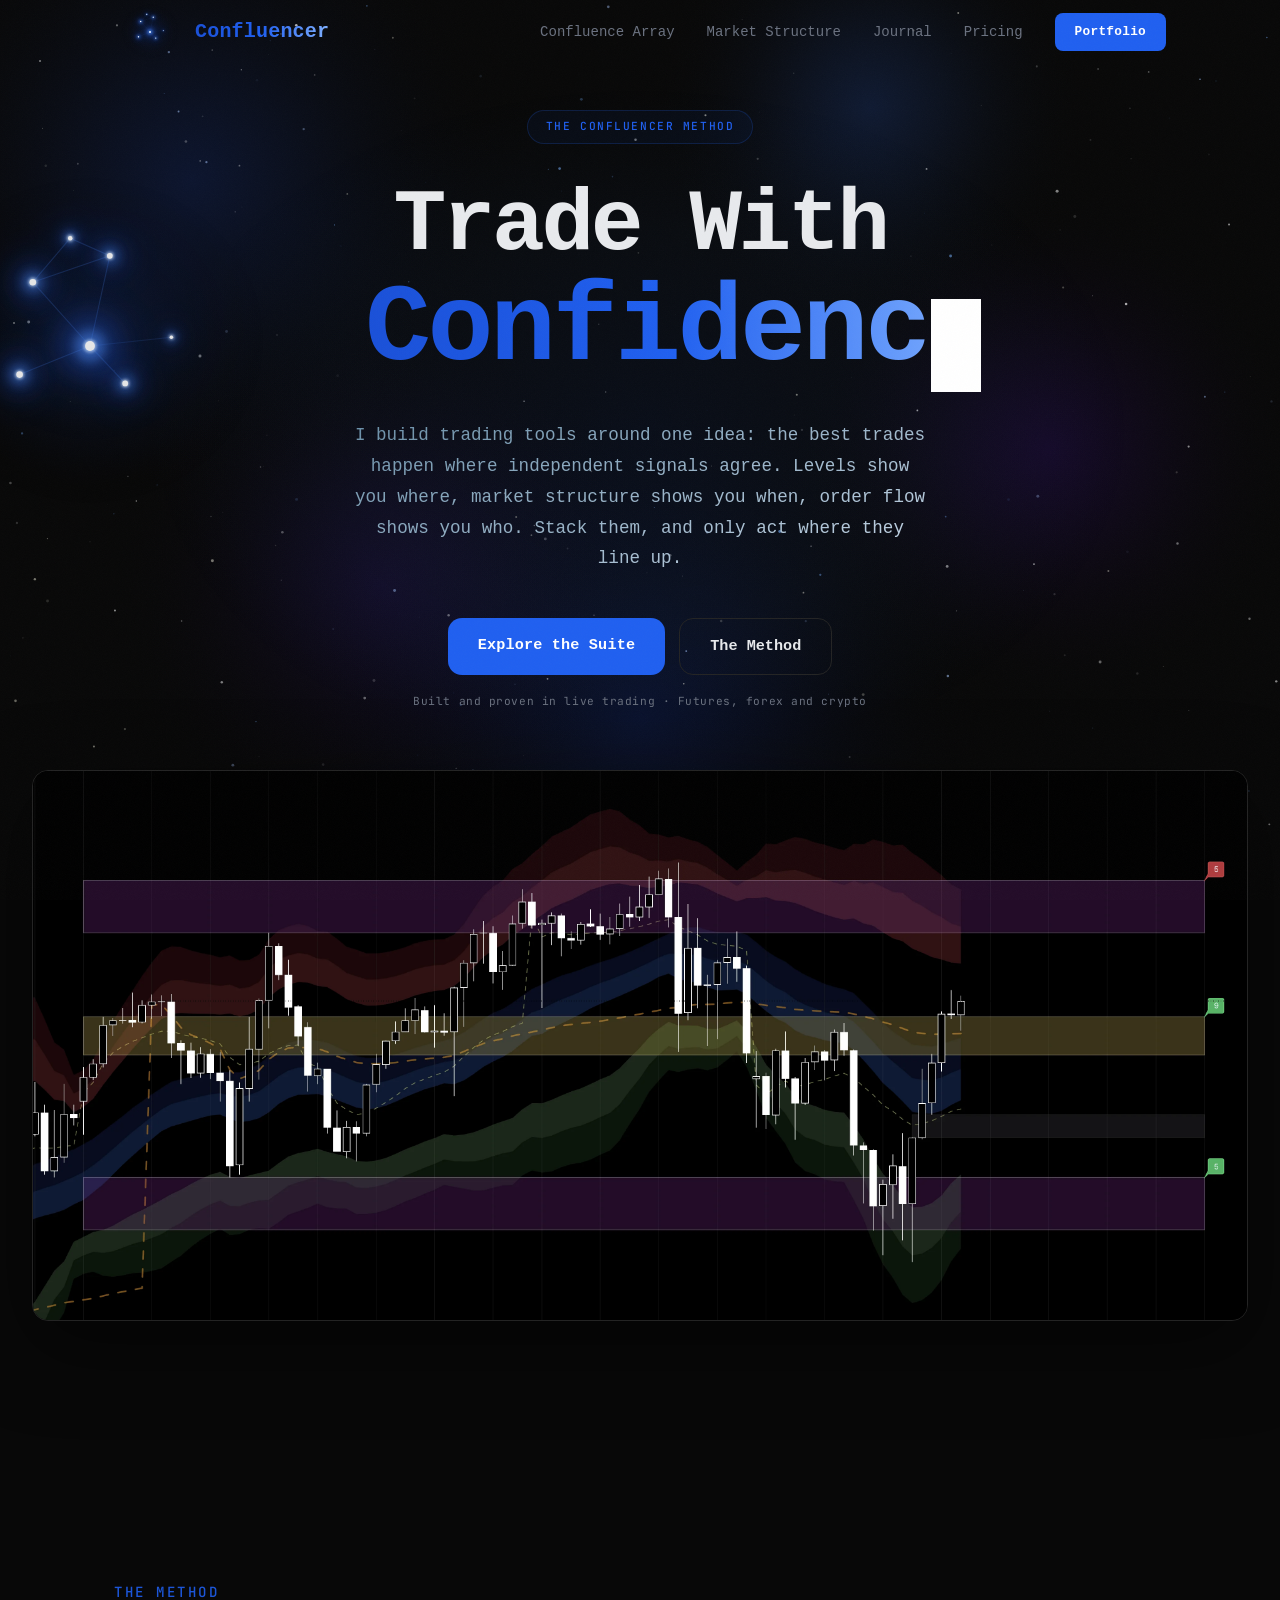
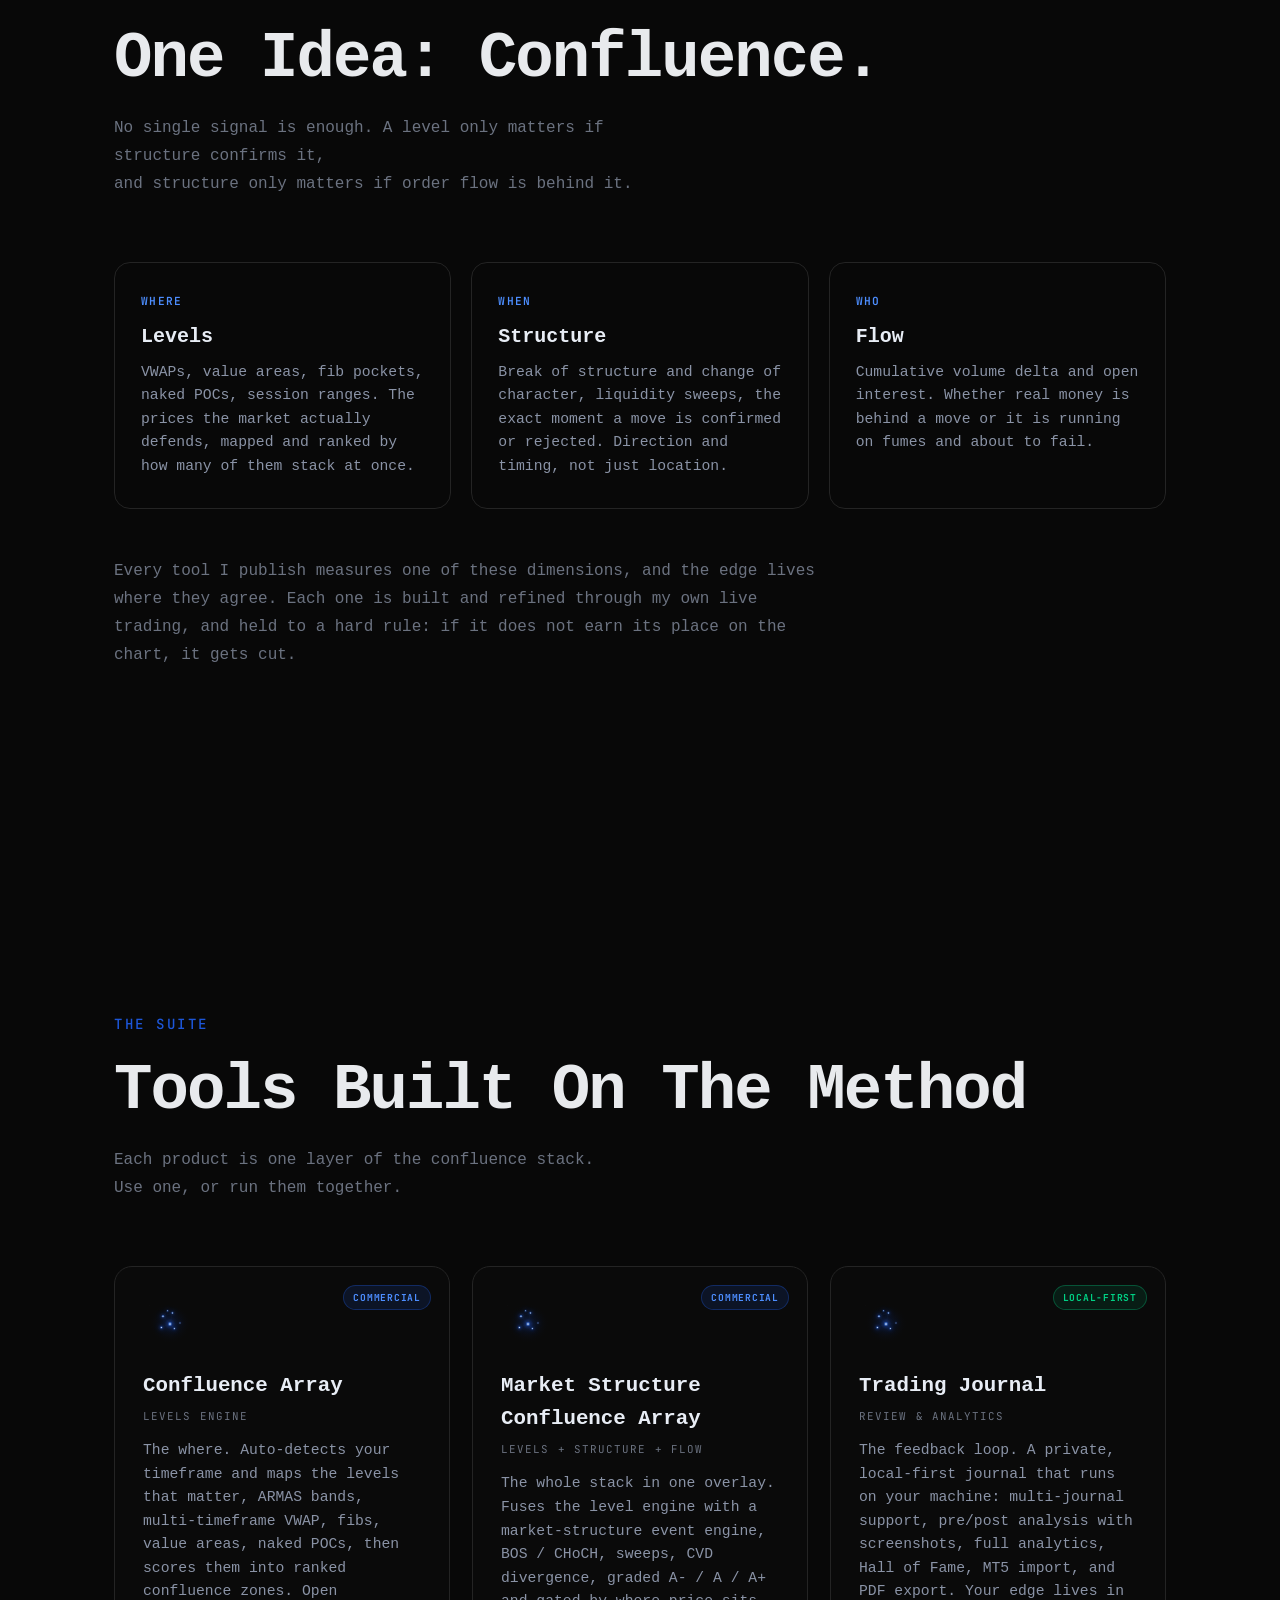
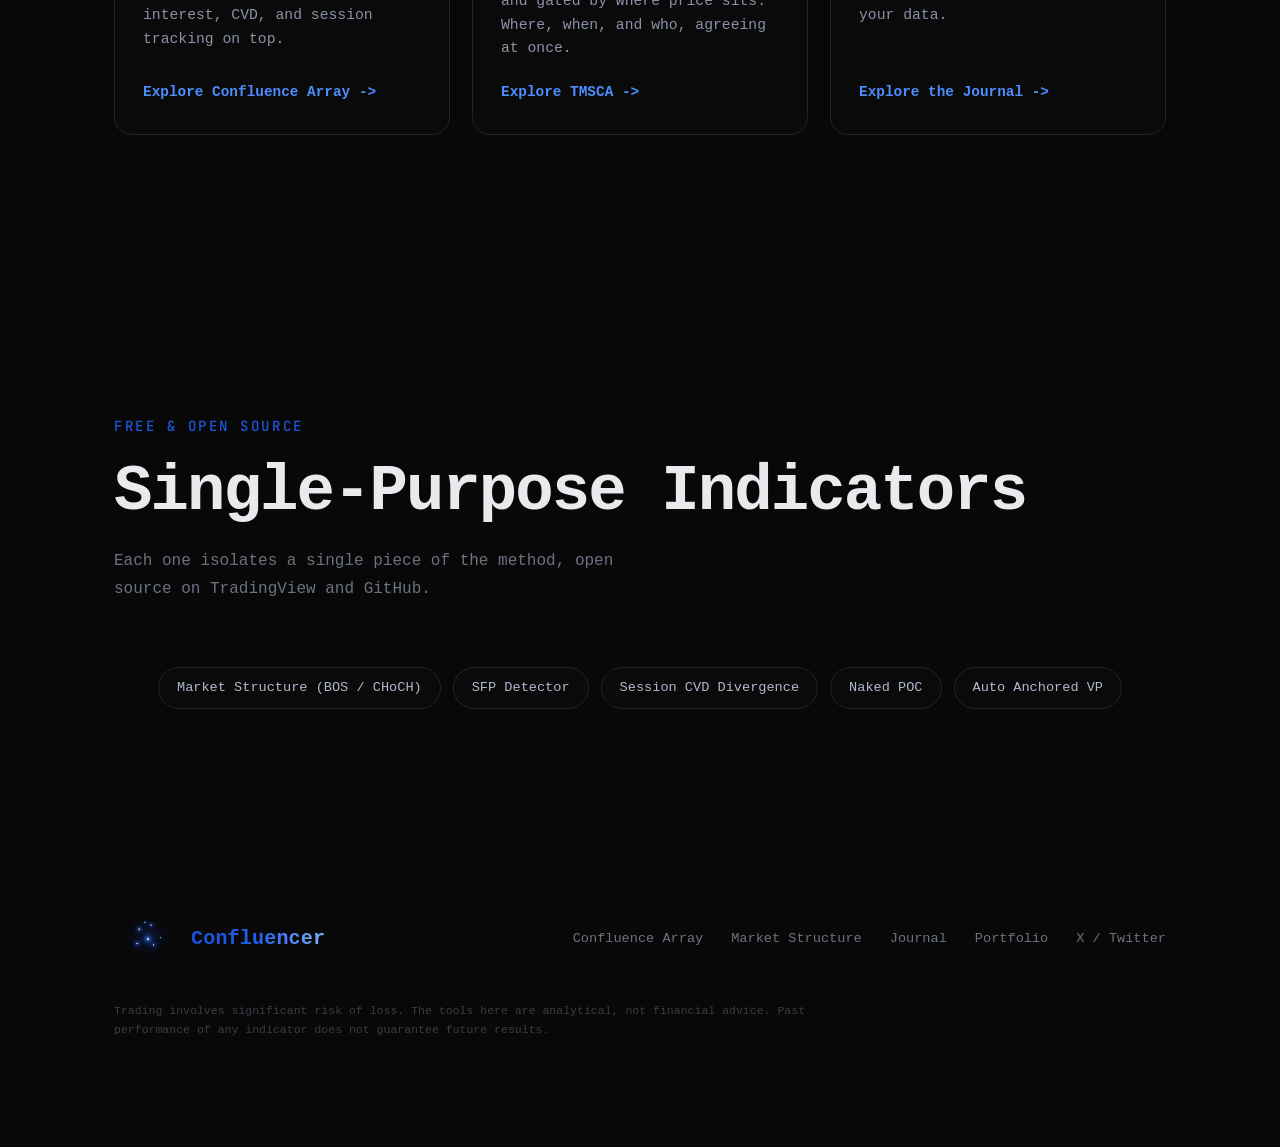
<file: index.html>
<!DOCTYPE html>
<html lang="en">
<head>
  <meta charset="UTF-8" />
  <meta name="viewport" content="width=device-width, initial-scale=1.0" />
  <title>Confluencer - Trade With Confluence</title>
  <meta name="description" content="Confluencer - the trading tools and method of a confluence-first trader. Levels, market structure, and order flow, built and proven in live trading. Confluence Array, Market Structure Confluence Array, and a private Trading Journal." />
  <meta name="keywords" content="Confluencer, confluence trading, TradingView indicators, order flow, market structure, smart money concepts, trading journal" />
  <link rel="canonical" href="https://confluencearray.com/" />

  <meta property="og:type"        content="website" />
  <meta property="og:url"         content="https://confluencearray.com/" />
  <meta property="og:title"       content="Confluencer - Trade With Confluence" />
  <meta property="og:description" content="The trading tools and method of a confluence-first trader: levels, market structure, and order flow, proven in live trading." />
  <meta property="og:image"       content="https://confluencearray.com/hero-chart.webp" />
  <meta name="twitter:card"        content="summary_large_image" />
  <meta name="twitter:title"       content="Confluencer - Trade With Confluence" />
  <meta name="twitter:description" content="Levels, market structure, and order flow, fused into one method." />
  <meta name="twitter:image"       content="https://confluencearray.com/hero-chart.webp" />

  <link rel="preconnect" href="https://fonts.googleapis.com" />
  <link href="https://fonts.googleapis.com/css2?family=Inter:wght@300;400;500;600;700;800&family=JetBrains+Mono:wght@400;500;600;700&display=swap" rel="stylesheet" />
  <link rel="preload" href="/hero-chart.webp" as="image" />
  <link rel="stylesheet" href="/style.css?v=64" />
  <link rel="icon" type="image/svg+xml" href="/assets/logo-icon.svg" />
</head>
<body>

  <canvas id="galaxy"></canvas>

  <!-- ── NAV ──────────────────────────────────────────────────────────────── -->
  <nav>
    <div class="nav-inner">
      <a href="/" class="nav-logo" style="text-decoration:none;display:flex;align-items:center;gap:9px;">
        <img src="/assets/logo-icon.svg" width="72" height="72" style="display:block;flex-shrink:0;" alt=""/>
        <span class="gradient-text">Confluencer</span>
      </a>
      <div class="nav-links">
        <a href="/confluence-array/">Confluence Array</a>
        <a href="/tmsca/">Market Structure</a>
        <a href="/trading-journal/">Journal</a>
        <a href="/pricing/">Pricing</a>
        <a href="https://kerem.confluencearray.com" target="_blank" class="btn-nav">Portfolio</a>
      </div>
    </div>
  </nav>

  <!-- ── HERO ─────────────────────────────────────────────────────────────── -->
  <section class="hero" id="hero">
    <div class="hero-badge">The Confluencer Method</div>
    <img src="/assets/logo-icon.svg" width="440" height="440"
         style="position:absolute;left:-100px;top:346px;transform:translate(-50%,-50%);pointer-events:none;opacity:0.9;"
         alt=""/>
    <h1><span id="hero-line1" class="typing"></span><br /><span id="hero-line2" class="gradient-text"></span></h1>
    <p class="hero-sub">
      I build trading tools around one idea: the best trades happen where independent
      signals agree. Levels show you where, market structure shows you when, order flow
      shows you who. Stack them, and only act where they line up.
    </p>
    <div class="hero-cta">
      <a href="#products" class="btn-primary">Explore the Suite</a>
      <a href="#method" class="btn-ghost">The Method</a>
    </div>
    <p class="hero-trial">Built and proven in live trading · Futures, forex and crypto</p>
    <div class="hero-img-wrap" style="width:100vw;max-width:100vw;position:relative;left:50%;margin-left:-50vw;padding:0 32px;box-sizing:border-box;">
      <img src="/hero-chart.webp" alt="Confluencer tools on an SP500 chart" class="hero-img" style="width:100%;max-width:1900px;display:block;margin:0 auto;border-radius:16px;border:1px solid #242424;box-shadow:0 24px 80px rgba(0,0,0,0.5);" />
    </div>
  </section>

  <!-- ── METHOD ───────────────────────────────────────────────────────────── -->
  <section id="method" class="section">
    <div class="container">
      <div class="section-label">The Method</div>
      <h2>One Idea: Confluence.</h2>
      <p class="section-sub">No single signal is enough. A level only matters if structure confirms it,<br>and structure only matters if order flow is behind it.</p>

      <div class="vision-grid">
        <div class="vision-pillar">
          <div class="vp-k">Where</div>
          <h3>Levels</h3>
          <p>VWAPs, value areas, fib pockets, naked POCs, session ranges. The prices the market actually defends, mapped and ranked by how many of them stack at once.</p>
        </div>
        <div class="vision-pillar">
          <div class="vp-k">When</div>
          <h3>Structure</h3>
          <p>Break of structure and change of character, liquidity sweeps, the exact moment a move is confirmed or rejected. Direction and timing, not just location.</p>
        </div>
        <div class="vision-pillar">
          <div class="vp-k">Who</div>
          <h3>Flow</h3>
          <p>Cumulative volume delta and open interest. Whether real money is behind a move or it is running on fumes and about to fail.</p>
        </div>
      </div>

      <p class="section-sub" style="max-width:720px;margin-top:48px">
        Every tool I publish measures one of these dimensions, and the edge lives where they
        agree. Each one is built and refined through my own live trading, and held to a hard
        rule: if it does not earn its place on the chart, it gets cut.
      </p>
    </div>
  </section>

  <!-- ── PRODUCTS ─────────────────────────────────────────────────────────── -->
  <section id="products" class="section">
    <div class="container">
      <div class="section-label">The Suite</div>
      <h2>Tools Built On The Method</h2>
      <p class="section-sub">Each product is one layer of the confluence stack.<br>Use one, or run them together.</p>

      <div class="product-grid">
        <a href="/confluence-array/" class="product-card">
          <span class="pc-badge commercial">Commercial</span>
          <img src="/assets/logo-icon.svg" class="pc-icon" alt=""/>
          <h3>Confluence Array</h3>
          <div class="pc-type">Levels Engine</div>
          <p>The where. Auto-detects your timeframe and maps the levels that matter, ARMAS bands, multi-timeframe VWAP, fibs, value areas, naked POCs, then scores them into ranked confluence zones. Open interest, CVD, and session tracking on top.</p>
          <div class="pc-go">Explore Confluence Array -&gt;</div>
        </a>

        <a href="/tmsca/" class="product-card">
          <span class="pc-badge commercial">Commercial</span>
          <img src="/assets/logo-icon.svg" class="pc-icon" alt=""/>
          <h3>Market Structure Confluence Array</h3>
          <div class="pc-type">Levels + Structure + Flow</div>
          <p>The whole stack in one overlay. Fuses the level engine with a market-structure event engine, BOS / CHoCH, sweeps, CVD divergence, graded A- / A / A+ and gated by where price sits. Where, when, and who, agreeing at once.</p>
          <div class="pc-go">Explore TMSCA -&gt;</div>
        </a>

        <a href="/trading-journal/" class="product-card">
          <span class="pc-badge free">Local-first</span>
          <img src="/assets/logo-icon.svg" class="pc-icon" alt=""/>
          <h3>Trading Journal</h3>
          <div class="pc-type">Review &amp; Analytics</div>
          <p>The feedback loop. A private, local-first journal that runs on your machine: multi-journal support, pre/post analysis with screenshots, full analytics, Hall of Fame, MT5 import, and PDF export. Your edge lives in your data.</p>
          <div class="pc-go">Explore the Journal -&gt;</div>
        </a>
      </div>
    </div>
  </section>

  <!-- ── OPEN SOURCE ──────────────────────────────────────────────────────── -->
  <section class="section">
    <div class="container">
      <div class="section-label">Free &amp; Open Source</div>
      <h2>Single-Purpose Indicators</h2>
      <p class="section-sub">Each one isolates a single piece of the method, open source on TradingView and GitHub.</p>
      <div class="tools-strip">
        <a href="https://www.tradingview.com/script/0t7puDyH-Market-Structure-BOS-CHOCH-Advanced-Improved/" target="_blank" class="tool-chip">Market Structure (BOS / CHoCH)</a>
        <a href="https://www.tradingview.com/script/aBEgxFEw-Swing-Failure-Pattern-SFP-Advanced-Improved/" target="_blank" class="tool-chip">SFP Detector</a>
        <a href="https://www.tradingview.com/script/efgrb3ja-Session-CVD-Divergence/" target="_blank" class="tool-chip">Session CVD Divergence</a>
        <a href="https://www.tradingview.com/script/3r5whRmf-Naked-POC-nPOC-Clean-and-No-Clutter/" target="_blank" class="tool-chip">Naked POC</a>
        <a href="https://www.tradingview.com/script/2trJlI1x-Auto-Anchored-VP-True-TPO-Logic/" target="_blank" class="tool-chip">Auto Anchored VP</a>
      </div>
    </div>
  </section>

  <!-- ── FOOTER ───────────────────────────────────────────────────────────── -->
  <footer>
    <div class="container">
      <div class="footer-inner">
        <a href="/" class="nav-logo" style="text-decoration:none;display:flex;align-items:center;gap:9px;">
          <img src="/assets/logo-icon.svg" width="68" height="68" style="display:block;flex-shrink:0;" alt=""/>
          <span class="gradient-text">Confluencer</span>
        </a>
        <div class="footer-links">
          <a href="/confluence-array/">Confluence Array</a>
          <a href="/tmsca/">Market Structure</a>
          <a href="/trading-journal/">Journal</a>
          <a href="https://kerem.confluencearray.com" target="_blank">Portfolio</a>
          <a href="https://x.com/ConfluenceArray" target="_blank">X / Twitter</a>
        </div>
      </div>
      <p class="footer-disc">
        Trading involves significant risk of loss. The tools here are analytical, not financial advice.
        Past performance of any indicator does not guarantee future results.
      </p>
    </div>
  </footer>

  <script src="/script.js?v=25"></script>
</body>
</html>
</file>
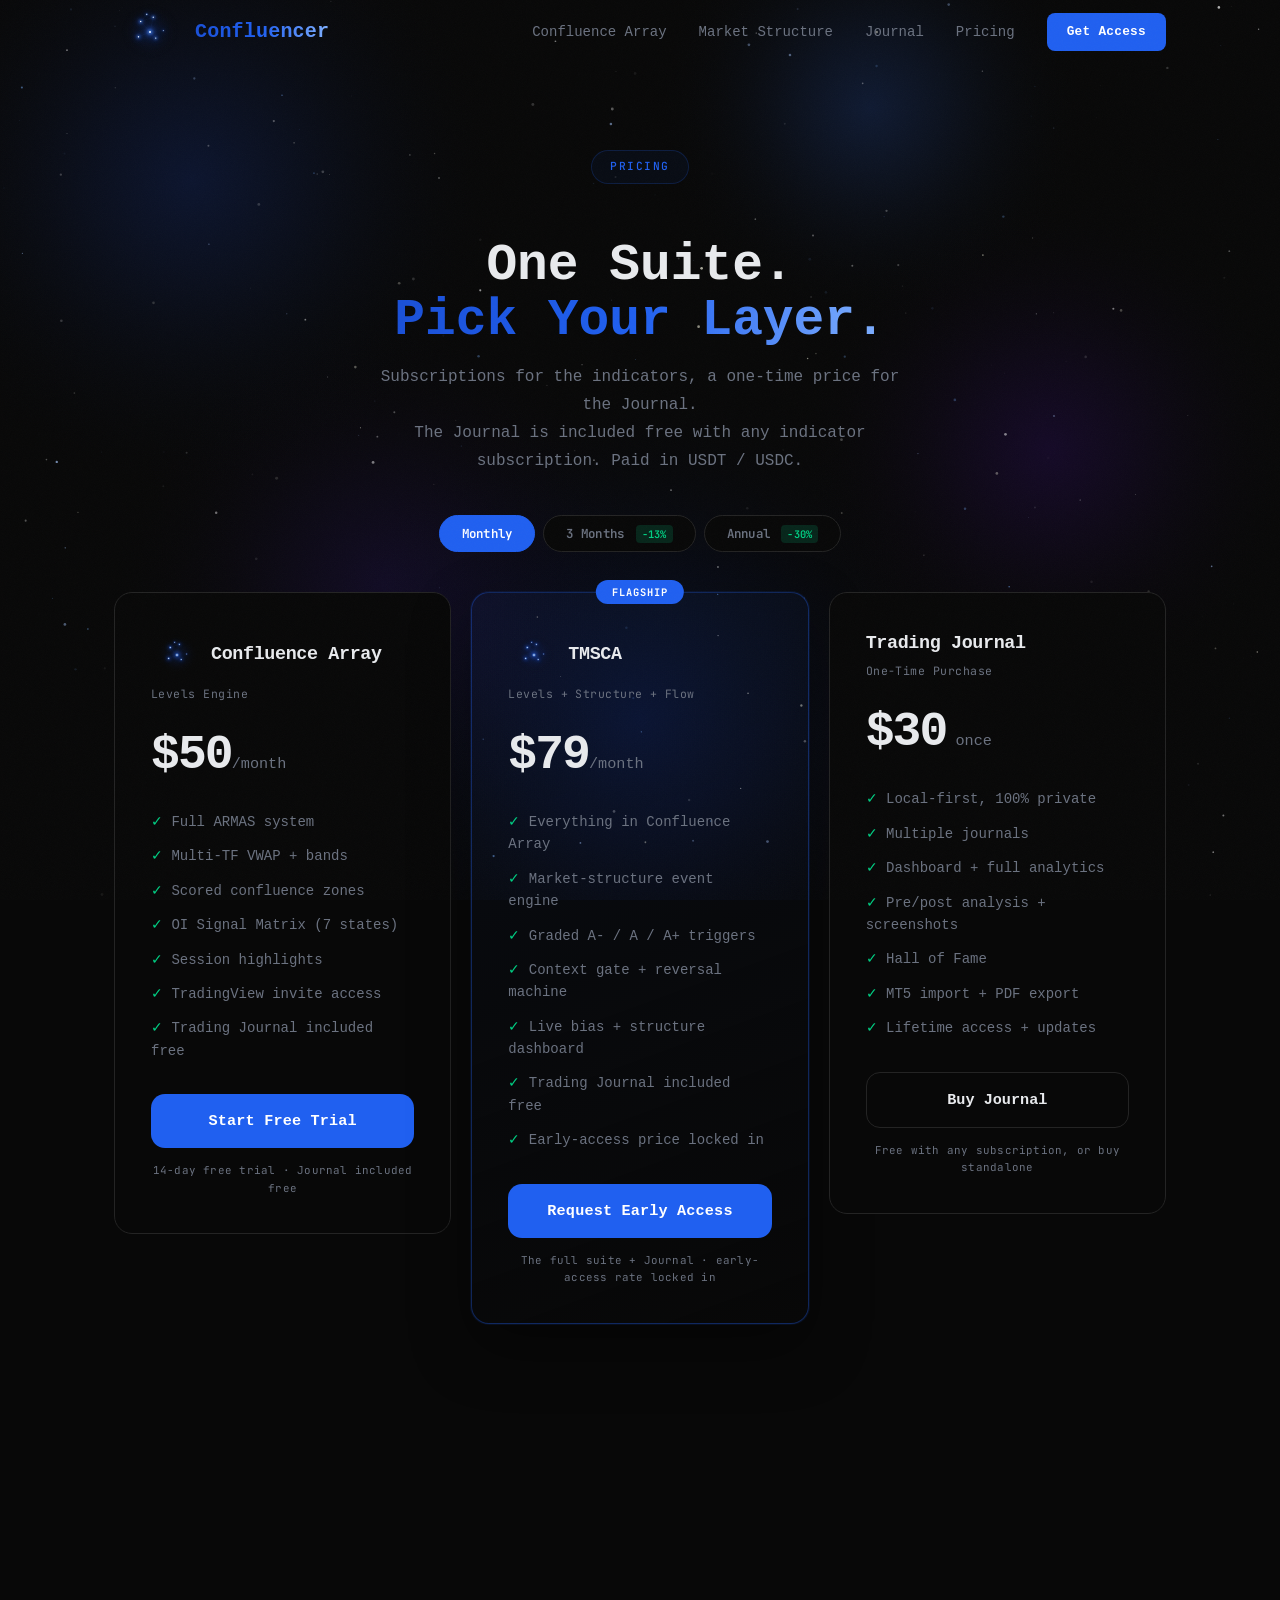
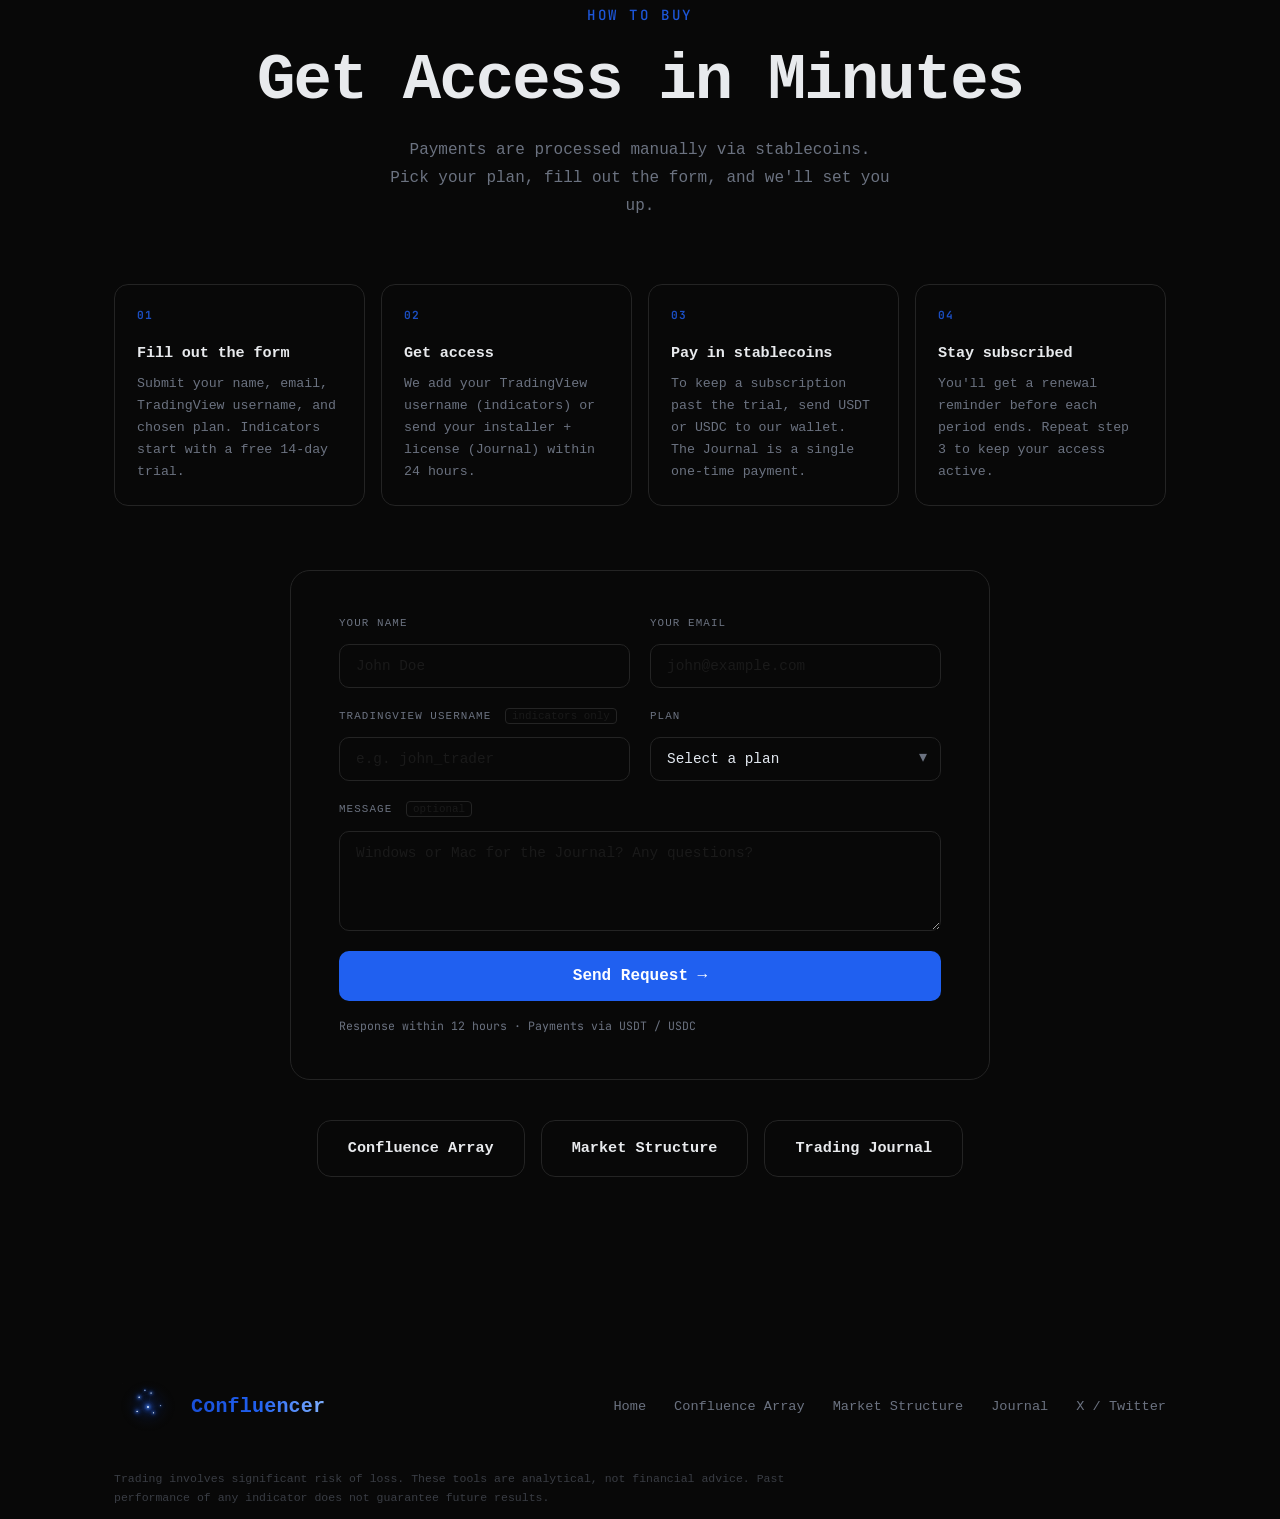
<file: pricing/index.html>
<!DOCTYPE html>
<html lang="en">
<head>
  <meta charset="UTF-8" />
  <meta name="viewport" content="width=device-width, initial-scale=1.0" />
  <title>Pricing - Confluencer Trading Tools</title>
  <meta name="description" content="Pricing for the Confluencer suite: Confluence Array, the Market Structure Confluence Array (TMSCA), and the local-first Trading Journal. Simple plans, Journal included free with any subscription." />
  <link rel="canonical" href="https://confluencearray.com/pricing/" />

  <meta property="og:type"        content="website" />
  <meta property="og:url"         content="https://confluencearray.com/pricing/" />
  <meta property="og:title"       content="Pricing - Confluencer Trading Tools" />
  <meta property="og:description" content="Confluence Array, TMSCA, and the Trading Journal. Simple plans, Journal included free with any subscription." />
  <meta property="og:image"       content="https://confluencearray.com/hero-chart.webp" />
  <meta name="twitter:card"        content="summary_large_image" />
  <meta name="twitter:title"       content="Pricing - Confluencer Trading Tools" />
  <meta name="twitter:description" content="Confluence Array, TMSCA, and the Trading Journal." />
  <meta name="twitter:image"       content="https://confluencearray.com/hero-chart.webp" />

  <link rel="preconnect" href="https://fonts.googleapis.com" />
  <link href="https://fonts.googleapis.com/css2?family=Inter:wght@300;400;500;600;700;800&family=JetBrains+Mono:wght@400;500;600;700&display=swap" rel="stylesheet" />
  <link rel="stylesheet" href="/style.css?v=64" />
  <link rel="icon" type="image/svg+xml" href="/assets/logo-icon.svg" />
  <style>
    .contact-card{max-width:700px;margin:0 auto 40px;background:#080808;border:1px solid #242424;border-radius:20px;padding:44px 48px;text-align:left}
    .form-success{display:none;flex-direction:column;align-items:center;text-align:center;padding:40px 20px;gap:12px}
    .form-success-icon{width:56px;height:56px;background:rgba(0,208,132,.1);border:1px solid rgba(0,208,132,.3);border-radius:50%;display:flex;align-items:center;justify-content:center;font-size:1.4rem;color:#00d084;margin-bottom:8px}
    .form-success h3{font-size:1.4rem;font-weight:700;color:#e2e8f0}
    .form-success p{font-size:.9rem;color:#6b7280}
    .cf-row{display:grid;grid-template-columns:1fr 1fr;gap:20px;margin-bottom:20px}
    .cf-field{display:flex;flex-direction:column;gap:8px;margin-bottom:20px}
    .cf-row .cf-field{margin-bottom:0}
    .cf-field label{display:block;font-family:monospace;font-size:.68rem;font-weight:500;color:#6b7280;letter-spacing:.1em;text-transform:uppercase;width:100%;margin-bottom:4px}
    .cf-opt{font-size:.68rem;font-weight:400;color:#1a1a1a;text-transform:none;letter-spacing:0;margin-left:6px;border:1px solid #242424;border-radius:4px;padding:1px 6px}
    .cf-field input,.cf-field textarea{display:block;background:#080808;border:1px solid #242424;border-radius:10px;color:#e2e8f0;font-family:monospace;font-size:.9rem;padding:13px 16px;outline:none;width:100%;box-sizing:border-box;transition:border-color .2s,box-shadow .2s}
    .cf-field input:focus,.cf-field textarea:focus{border-color:#2060f0;box-shadow:0 0 0 3px rgba(32,96,240,.07)}
    .cf-field input::placeholder,.cf-field textarea::placeholder{color:#1a1a1a}
    .cf-field textarea{resize:vertical;min-height:100px}
    .cf-select-wrap{position:relative}
    .cf-select-wrap select{display:block;background:#080808;border:1px solid #242424;border-radius:10px;color:#e2e8f0;font-family:monospace;font-size:.9rem;padding:13px 40px 13px 16px;outline:none;width:100%;box-sizing:border-box;-webkit-appearance:none;appearance:none;cursor:pointer;transition:border-color .2s}
    .cf-select-wrap select:focus{border-color:#2060f0}
    .cf-select-wrap select option{background:#101010;color:#e2e8f0}
    .cf-select-arrow{position:absolute;right:14px;top:50%;transform:translateY(-50%);color:#6b7280;pointer-events:none}
    .cf-submit{display:block;width:100%;padding:16px;background:#2060f0;color:#fff;font-family:monospace;font-size:1rem;font-weight:700;border:none;border-radius:10px;cursor:pointer;margin-top:4px;transition:opacity .2s,transform .15s}
    .cf-submit:hover{opacity:.88;transform:translateY(-1px)}
    .buy-links{display:flex;gap:16px;justify-content:center;flex-wrap:wrap}
    .price-hero{text-align:center;padding:150px 24px 0}
    @media(max-width:600px){.contact-card{padding:28px 20px}.cf-row{grid-template-columns:1fr}}
  </style>
</head>
<body>

  <canvas id="galaxy"></canvas>

  <!-- ── NAV ──────────────────────────────────────────────────────────────── -->
  <nav>
    <div class="nav-inner">
      <a href="/" class="nav-logo" style="text-decoration:none;display:flex;align-items:center;gap:9px;">
        <img src="/assets/logo-icon.svg" width="72" height="72" style="display:block;flex-shrink:0;" alt=""/>
        <span class="gradient-text">Confluencer</span>
      </a>
      <div class="nav-links">
        <a href="/confluence-array/">Confluence Array</a>
        <a href="/tmsca/">Market Structure</a>
        <a href="/trading-journal/">Journal</a>
        <a href="/pricing/">Pricing</a>
        <a href="#buy" class="btn-nav">Get Access</a>
      </div>
    </div>
  </nav>

  <!-- ── HEADER ───────────────────────────────────────────────────────────── -->
  <section class="price-hero">
    <div class="hero-badge">Pricing</div>
    <h1 style="font-size:3.2rem;line-height:1.08;margin:18px 0 14px;">One Suite.<br /><span class="gradient-text">Pick Your Layer.</span></h1>
    <p class="section-sub" style="margin:0 auto">Subscriptions for the indicators, a one-time price for the Journal.<br>The Journal is included free with any indicator subscription. Paid in USDT / USDC.</p>
  </section>

  <!-- ── PRICING ──────────────────────────────────────────────────────────── -->
  <section id="pricing" class="section pricing-section" style="padding-top:40px">
    <div class="container">
      <div class="pricing-toggle">
        <button class="ptoggle active" data-period="monthly">Monthly</button>
        <button class="ptoggle" data-period="3month">3 Months <span class="ptoggle-save">-13%</span></button>
        <button class="ptoggle" data-period="annual">Annual <span class="ptoggle-save">-30%</span></button>
      </div>

      <div class="pricing-grid">
        <div class="pricing-card">
          <div class="pricing-name" style="display:flex;align-items:center;gap:8px;">
            <img src="/assets/logo-icon.svg" width="52" height="52" style="display:block;flex-shrink:0;" alt=""/>
            Confluence Array
          </div>
          <div class="pricing-type">Levels Engine</div>
          <div class="pricing-price"
            data-monthly="$50" data-monthly-period="/month"
            data-3month="$43" data-3month-period="/mo · billed $130"
            data-annual="$35" data-annual-period="/mo · billed $420">$50<span>/month</span></div>
          <ul class="pricing-features">
            <li>✓ Full ARMAS system</li>
            <li>✓ Multi-TF VWAP + bands</li>
            <li>✓ Scored confluence zones</li>
            <li>✓ OI Signal Matrix (7 states)</li>
            <li>✓ Session highlights</li>
            <li>✓ TradingView invite access</li>
            <li>✓ Trading Journal included free</li>
          </ul>
          <a href="#buy" class="btn-primary" style="display:block;text-align:center;">Start Free Trial</a>
          <p class="pricing-note"
            data-monthly="14-day free trial · Journal included free"
            data-3month="Billed $130 every 3 months · Save $20"
            data-annual="Billed $420/year · Save $180">14-day free trial · Journal included free</p>
        </div>

        <div class="pricing-card featured">
          <div class="pricing-badge">Flagship</div>
          <div class="pricing-name" style="display:flex;align-items:center;gap:8px;">
            <img src="/assets/logo-icon.svg" width="52" height="52" style="display:block;flex-shrink:0;" alt=""/>
            TMSCA
          </div>
          <div class="pricing-type">Levels + Structure + Flow</div>
          <div class="pricing-price"
            data-monthly="$79" data-monthly-period="/month"
            data-3month="$68" data-3month-period="/mo · billed $205"
            data-annual="$55" data-annual-period="/mo · billed $660">$79<span>/month</span></div>
          <ul class="pricing-features">
            <li>✓ Everything in Confluence Array</li>
            <li>✓ Market-structure event engine</li>
            <li>✓ Graded A- / A / A+ triggers</li>
            <li>✓ Context gate + reversal machine</li>
            <li>✓ Live bias + structure dashboard</li>
            <li>✓ Trading Journal included free</li>
            <li>✓ Early-access price locked in</li>
          </ul>
          <a href="#buy" class="btn-primary" style="display:block;text-align:center;">Request Early Access</a>
          <p class="pricing-note"
            data-monthly="The full suite + Journal · early-access rate locked in"
            data-3month="Billed $205 every 3 months"
            data-annual="Billed $660/year · Save $288">The full suite + Journal · early-access rate locked in</p>
        </div>

        <div class="pricing-card">
          <div class="pricing-name">Trading Journal</div>
          <div class="pricing-type">One-Time Purchase</div>
          <div class="pricing-price">$30<span> once</span></div>
          <ul class="pricing-features">
            <li>✓ Local-first, 100% private</li>
            <li>✓ Multiple journals</li>
            <li>✓ Dashboard + full analytics</li>
            <li>✓ Pre/post analysis + screenshots</li>
            <li>✓ Hall of Fame</li>
            <li>✓ MT5 import + PDF export</li>
            <li>✓ Lifetime access + updates</li>
          </ul>
          <a href="#buy" class="btn-ghost" style="display:block;text-align:center;">Buy Journal</a>
          <p class="pricing-note">Free with any subscription, or buy standalone</p>
        </div>
      </div>
    </div>
  </section>

  <!-- ── HOW TO BUY ───────────────────────────────────────────────────────── -->
  <section id="buy" class="section buy-section">
    <div class="container">
      <div class="section-label">How to Buy</div>
      <h2>Get Access in Minutes</h2>
      <p class="section-sub">Payments are processed manually via stablecoins.<br>Pick your plan, fill out the form, and we'll set you up.</p>

      <div class="steps">
        <div class="step"><div class="step-num">01</div><div class="step-body"><strong>Fill out the form</strong><p>Submit your name, email, TradingView username, and chosen plan. Indicators start with a free 14-day trial.</p></div></div>
        <div class="step"><div class="step-num">02</div><div class="step-body"><strong>Get access</strong><p>We add your TradingView username (indicators) or send your installer + license (Journal) within 24 hours.</p></div></div>
        <div class="step"><div class="step-num">03</div><div class="step-body"><strong>Pay in stablecoins</strong><p>To keep a subscription past the trial, send USDT or USDC to our wallet. The Journal is a single one-time payment.</p></div></div>
        <div class="step"><div class="step-num">04</div><div class="step-body"><strong>Stay subscribed</strong><p>You'll get a renewal reminder before each period ends. Repeat step 3 to keep your access active.</p></div></div>
      </div>

      <div class="contact-card">
        <div class="form-success" id="formSuccess">
          <div class="form-success-icon">✓</div>
          <h3>Request Sent!</h3>
          <p>We'll review your request and get back to you within 12 hours.</p>
        </div>
        <form id="contactForm" action="https://formspree.io/f/xgoqgdqz" method="POST" onsubmit="handleForm(event)">
          <div class="cf-row">
            <div class="cf-field"><label>Your Name</label><input type="text" name="name" placeholder="John Doe" required /></div>
            <div class="cf-field"><label>Your Email</label><input type="email" name="email" placeholder="john@example.com" required /></div>
          </div>
          <div class="cf-row">
            <div class="cf-field"><label>TradingView Username <span class="cf-opt">indicators only</span></label><input type="text" name="tv_username" placeholder="e.g. john_trader" /></div>
            <div class="cf-field"><label>Plan</label>
              <div class="cf-select-wrap">
                <select name="plan" required>
                  <option value="" disabled selected>Select a plan</option>
                  <option>Trial - 14 days free</option>
                  <option>Confluence Array - $50/mo</option>
                  <option>Confluence Array - 3 months $130</option>
                  <option>Confluence Array - Annual $420</option>
                  <option>TMSCA Early Access - $79/mo</option>
                  <option>TMSCA - 3 months $205</option>
                  <option>TMSCA - Annual $660</option>
                  <option>Trading Journal - $30 one-time</option>
                </select>
                <span class="cf-select-arrow">▾</span>
              </div>
            </div>
          </div>
          <div class="cf-field"><label>Message <span class="cf-opt">optional</span></label><textarea name="message" placeholder="Windows or Mac for the Journal? Any questions?" rows="3"></textarea></div>
          <input type="text" name="_gotcha" style="display:none" />
          <input type="hidden" name="_subject" value="New Access Request - Pricing Page" />
          <button type="submit" class="cf-submit">Send Request →</button>
          <p class="buy-note" style="margin-top:16px;">Response within 12 hours · Payments via USDT / USDC</p>
        </form>
      </div>

      <div class="buy-links">
        <a href="/confluence-array/" class="btn-ghost">Confluence Array</a>
        <a href="/tmsca/" class="btn-ghost">Market Structure</a>
        <a href="/trading-journal/" class="btn-ghost">Trading Journal</a>
      </div>
    </div>
  </section>

  <!-- ── FOOTER ───────────────────────────────────────────────────────────── -->
  <footer>
    <div class="container">
      <div class="footer-inner">
        <a href="/" class="nav-logo" style="text-decoration:none;display:flex;align-items:center;gap:9px;">
          <img src="/assets/logo-icon.svg" width="68" height="68" style="display:block;flex-shrink:0;" alt=""/>
          <span class="gradient-text">Confluencer</span>
        </a>
        <div class="footer-links">
          <a href="/">Home</a>
          <a href="/confluence-array/">Confluence Array</a>
          <a href="/tmsca/">Market Structure</a>
          <a href="/trading-journal/">Journal</a>
          <a href="https://x.com/ConfluenceArray" target="_blank">X / Twitter</a>
        </div>
      </div>
      <p class="footer-disc">
        Trading involves significant risk of loss. These tools are analytical, not financial advice.
        Past performance of any indicator does not guarantee future results.
      </p>
    </div>
  </footer>

  <script src="/script.js?v=25"></script>
</body>
</html>
</file>
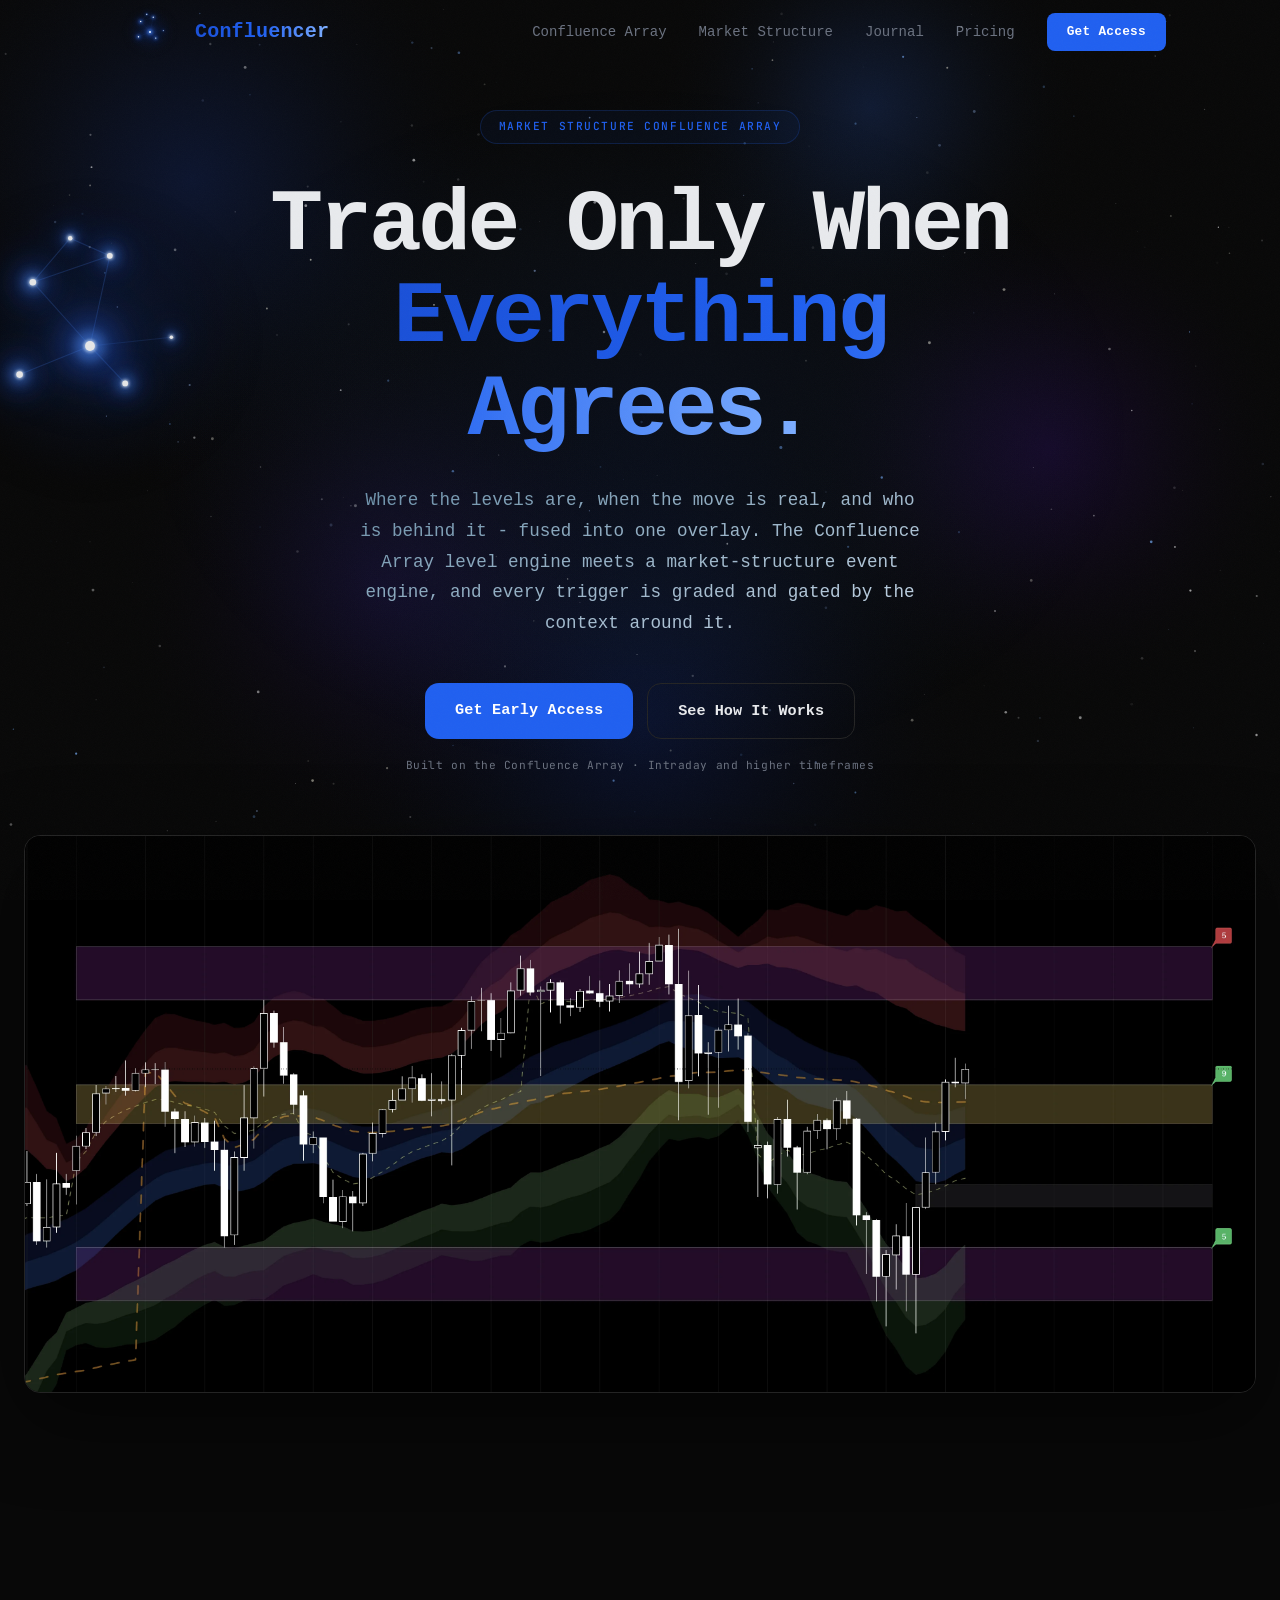
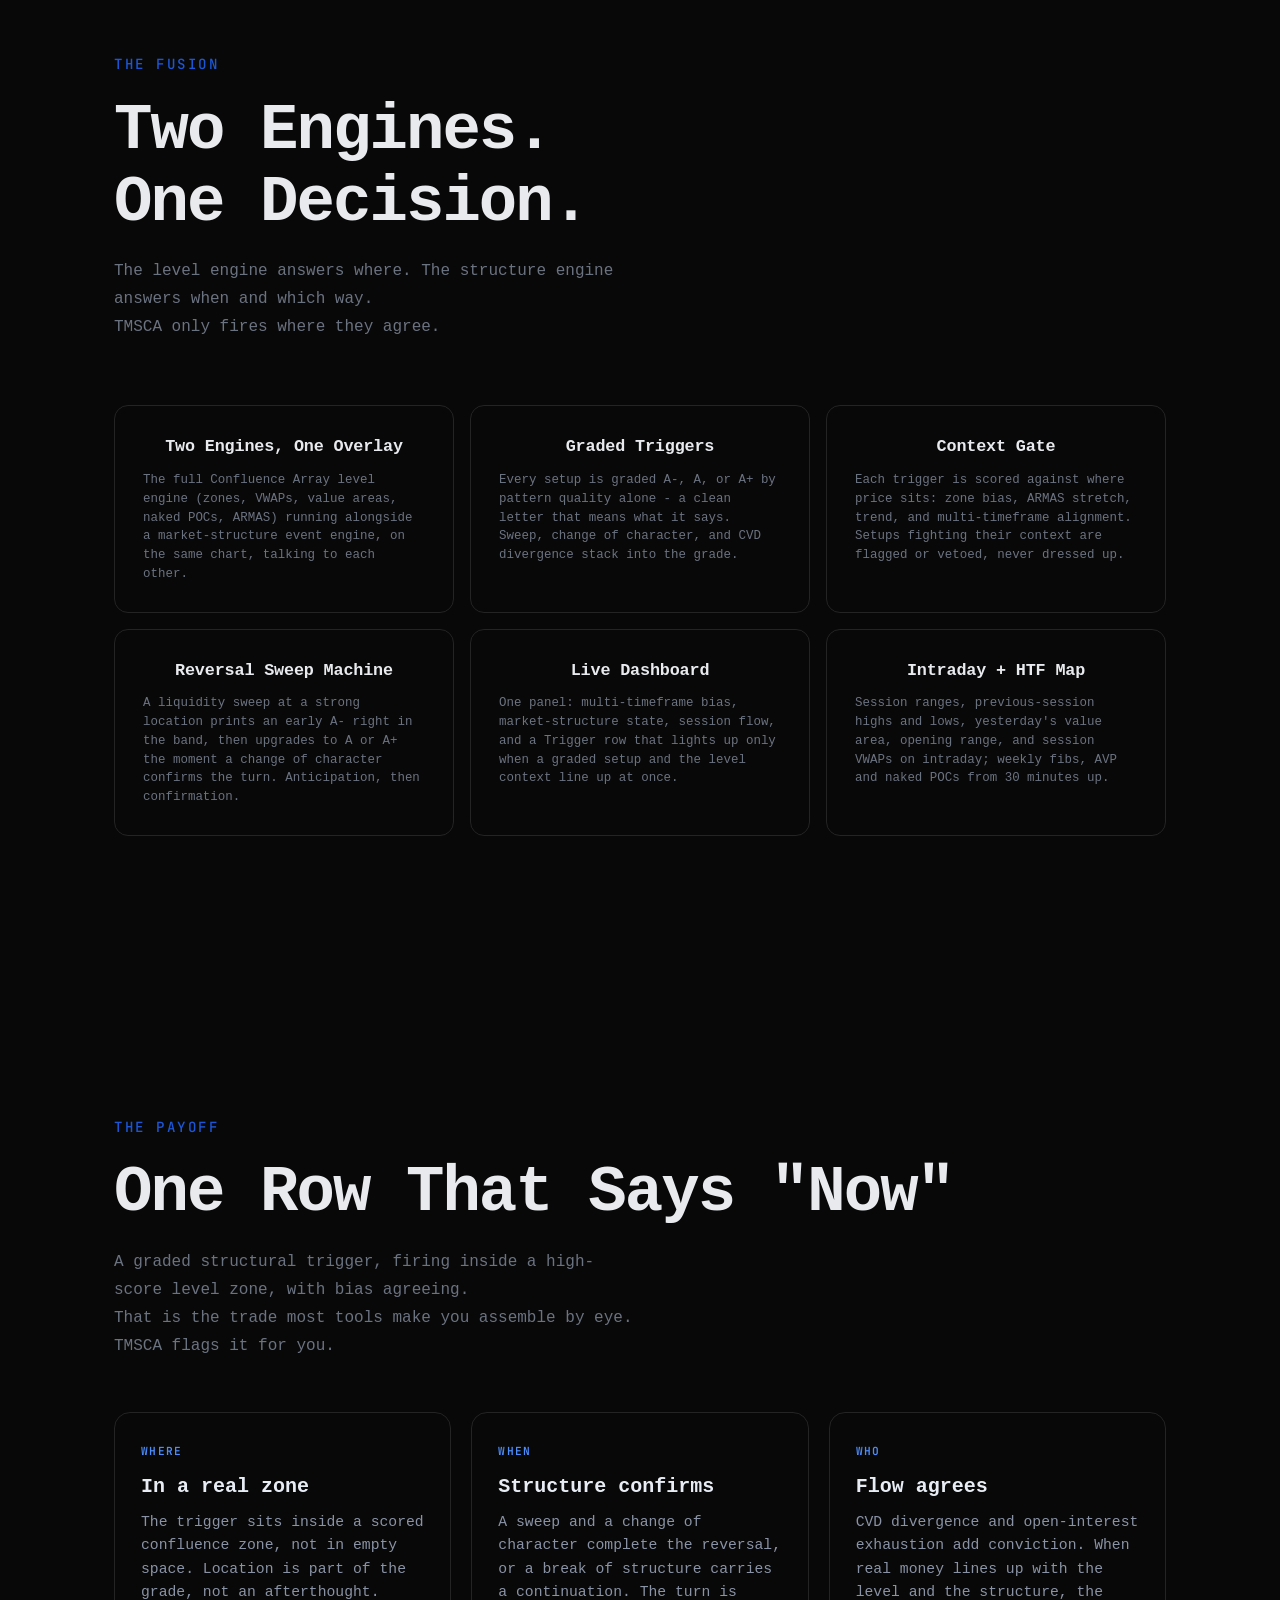
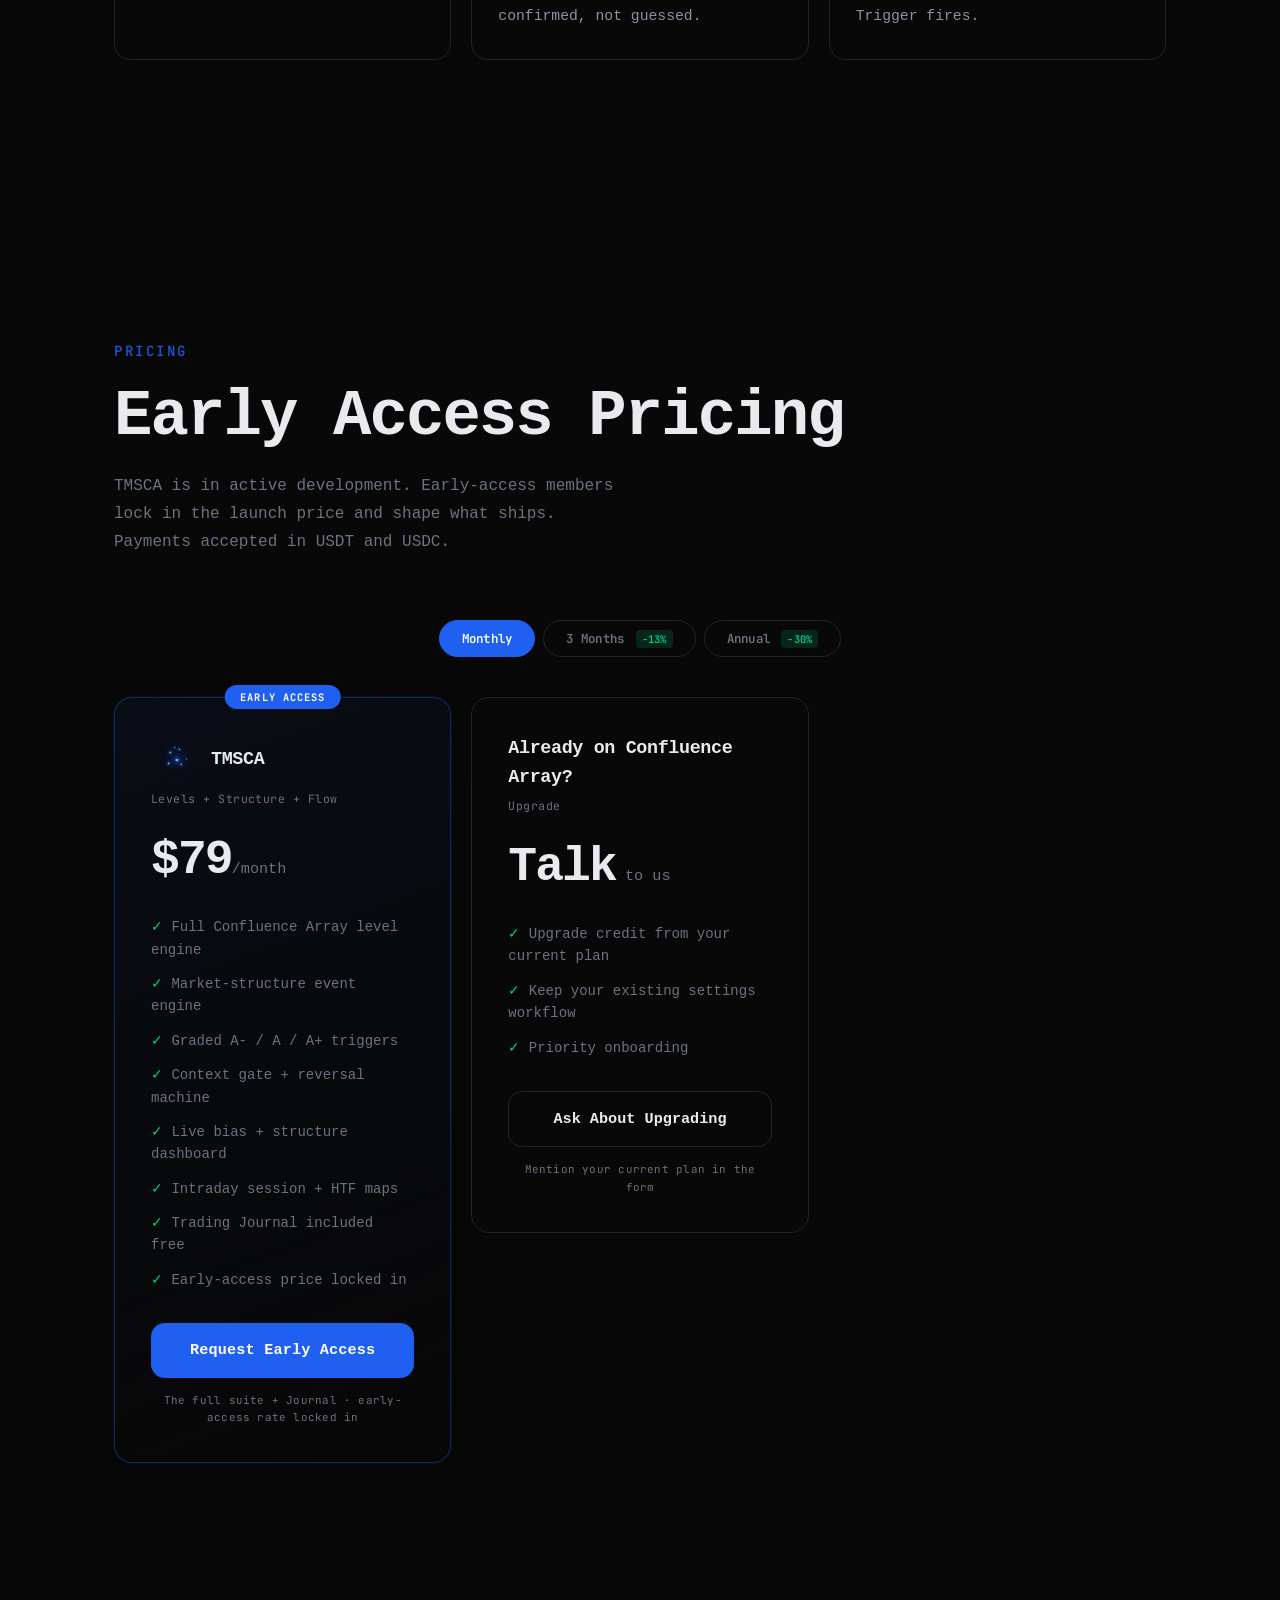
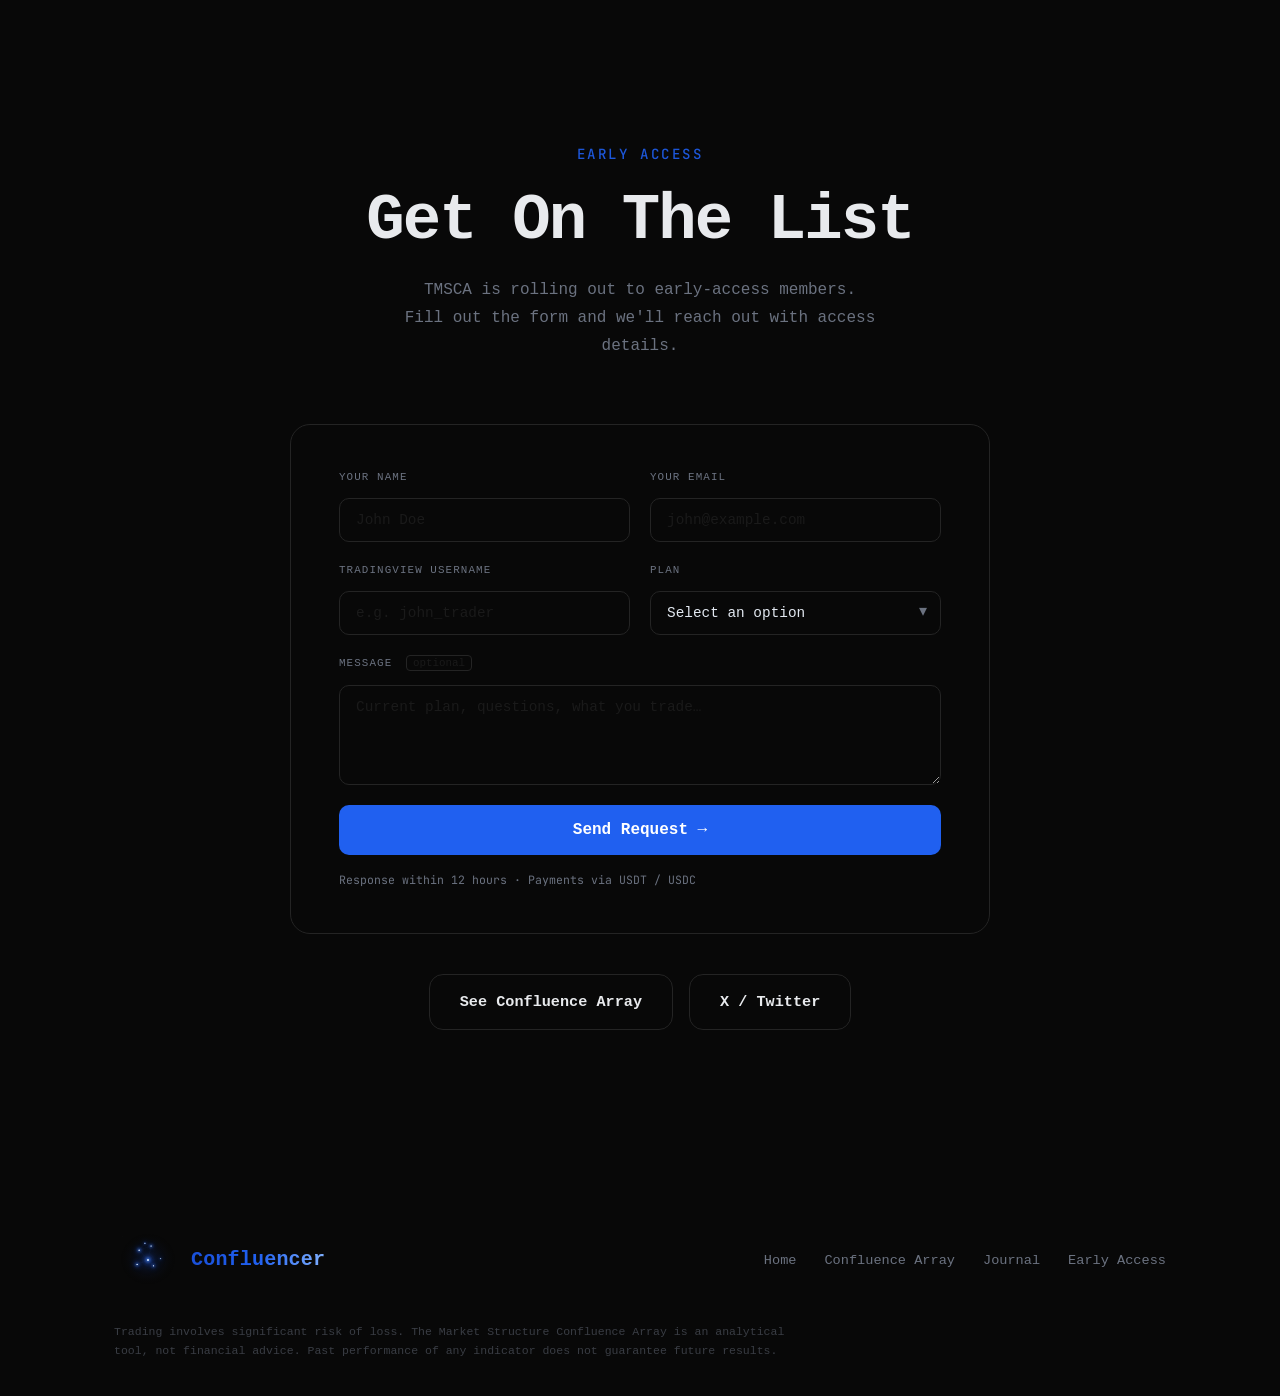
<file: tmsca/index.html>
<!DOCTYPE html>
<html lang="en">
<head>
  <meta charset="UTF-8" />
  <meta name="viewport" content="width=device-width, initial-scale=1.0" />
  <title>Market Structure Confluence Array (TMSCA) - Levels, Structure &amp; Flow</title>
  <meta name="description" content="TMSCA fuses the Confluence Array level engine with a market-structure event engine in one TradingView overlay. Graded A-/A/A+ triggers, gated by where price sits, with BOS/CHoCH, liquidity sweeps and CVD." />
  <meta name="keywords" content="market structure indicator, smart money concepts, BOS CHOCH, confluence trading, TradingView, liquidity sweep, CVD divergence, graded setups" />
  <link rel="canonical" href="https://confluencearray.com/tmsca/" />

  <meta property="og:type"        content="website" />
  <meta property="og:url"         content="https://confluencearray.com/tmsca/" />
  <meta property="og:title"       content="Market Structure Confluence Array (TMSCA)" />
  <meta property="og:description" content="The whole confluence stack in one overlay: levels, market structure, and order flow, graded and gated together." />
  <meta property="og:image"       content="https://confluencearray.com/hero-chart.webp" />
  <meta name="twitter:card"        content="summary_large_image" />
  <meta name="twitter:title"       content="Market Structure Confluence Array (TMSCA)" />
  <meta name="twitter:description" content="Levels, market structure, and order flow, graded and gated in one overlay." />
  <meta name="twitter:image"       content="https://confluencearray.com/hero-chart.webp" />

  <link rel="preconnect" href="https://fonts.googleapis.com" />
  <link href="https://fonts.googleapis.com/css2?family=Inter:wght@300;400;500;600;700;800&family=JetBrains+Mono:wght@400;500;600;700&display=swap" rel="stylesheet" />
  <link rel="preload" href="/hero-chart.webp" as="image" />
  <link rel="stylesheet" href="/style.css?v=64" />
  <link rel="icon" type="image/svg+xml" href="/assets/logo-icon.svg" />
  <style>
    .contact-card{max-width:700px;margin:0 auto 40px;background:#080808;border:1px solid #242424;border-radius:20px;padding:44px 48px;text-align:left}
    .form-success{display:none;flex-direction:column;align-items:center;text-align:center;padding:40px 20px;gap:12px}
    .form-success-icon{width:56px;height:56px;background:rgba(0,208,132,.1);border:1px solid rgba(0,208,132,.3);border-radius:50%;display:flex;align-items:center;justify-content:center;font-size:1.4rem;color:#00d084;margin-bottom:8px}
    .form-success h3{font-size:1.4rem;font-weight:700;color:#e2e8f0}
    .form-success p{font-size:.9rem;color:#6b7280}
    .cf-row{display:grid;grid-template-columns:1fr 1fr;gap:20px;margin-bottom:20px}
    .cf-field{display:flex;flex-direction:column;gap:8px;margin-bottom:20px}
    .cf-row .cf-field{margin-bottom:0}
    .cf-field label{display:block;font-family:monospace;font-size:.68rem;font-weight:500;color:#6b7280;letter-spacing:.1em;text-transform:uppercase;width:100%;margin-bottom:4px}
    .cf-opt{font-size:.68rem;font-weight:400;color:#1a1a1a;text-transform:none;letter-spacing:0;margin-left:6px;border:1px solid #242424;border-radius:4px;padding:1px 6px}
    .cf-field input,.cf-field textarea{display:block;background:#080808;border:1px solid #242424;border-radius:10px;color:#e2e8f0;font-family:monospace;font-size:.9rem;padding:13px 16px;outline:none;width:100%;box-sizing:border-box;transition:border-color .2s,box-shadow .2s}
    .cf-field input:focus,.cf-field textarea:focus{border-color:#2060f0;box-shadow:0 0 0 3px rgba(32,96,240,.07)}
    .cf-field input::placeholder,.cf-field textarea::placeholder{color:#1a1a1a}
    .cf-field textarea{resize:vertical;min-height:100px}
    .cf-select-wrap{position:relative}
    .cf-select-wrap select{display:block;background:#080808;border:1px solid #242424;border-radius:10px;color:#e2e8f0;font-family:monospace;font-size:.9rem;padding:13px 40px 13px 16px;outline:none;width:100%;box-sizing:border-box;-webkit-appearance:none;appearance:none;cursor:pointer;transition:border-color .2s}
    .cf-select-wrap select:focus{border-color:#2060f0}
    .cf-select-wrap select option{background:#101010;color:#e2e8f0}
    .cf-select-arrow{position:absolute;right:14px;top:50%;transform:translateY(-50%);color:#6b7280;pointer-events:none}
    .cf-submit{display:block;width:100%;padding:16px;background:#2060f0;color:#fff;font-family:monospace;font-size:1rem;font-weight:700;border:none;border-radius:10px;cursor:pointer;margin-top:4px;transition:opacity .2s,transform .15s}
    .cf-submit:hover{opacity:.88;transform:translateY(-1px)}
    .buy-links{display:flex;gap:16px;justify-content:center;flex-wrap:wrap}
    @media(max-width:600px){.contact-card{padding:28px 20px}.cf-row{grid-template-columns:1fr}}
    .hero-img-wrap{width:100vw!important;max-width:100vw!important;position:relative!important;left:50%!important;right:50%!important;margin-left:-50vw!important;margin-right:-50vw!important;padding:0 24px!important;box-sizing:border-box!important}
    .hero-img{width:100%!important;max-width:1600px!important;margin:0 auto!important;display:block!important}
  </style>
</head>
<body>

  <canvas id="galaxy"></canvas>

  <!-- ── NAV ──────────────────────────────────────────────────────────────── -->
  <nav>
    <div class="nav-inner">
      <a href="/" class="nav-logo" style="text-decoration:none;display:flex;align-items:center;gap:9px;">
        <img src="/assets/logo-icon.svg" width="72" height="72" style="display:block;flex-shrink:0;" alt=""/>
        <span class="gradient-text">Confluencer</span>
      </a>
      <div class="nav-links">
        <a href="/confluence-array/">Confluence Array</a>
        <a href="/tmsca/">Market Structure</a>
        <a href="/trading-journal/">Journal</a>
        <a href="/pricing/">Pricing</a>
        <a href="#buy" class="btn-nav">Get Access</a>
      </div>
    </div>
  </nav>

  <!-- ── HERO ─────────────────────────────────────────────────────────────── -->
  <section class="hero" id="hero">
    <div class="hero-badge">Market Structure Confluence Array</div>
    <img src="/assets/logo-icon.svg" width="440" height="440"
         style="position:absolute;left:-100px;top:346px;transform:translate(-50%,-50%);pointer-events:none;opacity:0.9;"
         alt=""/>
    <h1>Trade Only When<br /><span class="gradient-text">Everything Agrees.</span></h1>
    <p class="hero-sub">
      Where the levels are, when the move is real, and who is behind it - fused into one
      overlay. The Confluence Array level engine meets a market-structure event engine,
      and every trigger is graded and gated by the context around it.
    </p>
    <div class="hero-cta">
      <a href="#buy" class="btn-primary">Get Early Access</a>
      <a href="#features" class="btn-ghost">See How It Works</a>
    </div>
    <p class="hero-trial">Built on the Confluence Array · Intraday and higher timeframes</p>
    <div class="hero-img-wrap" style="width:100vw;max-width:100vw;position:relative;left:50%;margin-left:-50vw;padding:0 32px;box-sizing:border-box;">
      <img src="/hero-chart.webp" alt="Market Structure Confluence Array on a chart" class="hero-img" style="width:100%;max-width:1900px;display:block;margin:0 auto;border-radius:16px;border:1px solid #242424;box-shadow:0 24px 80px rgba(0,0,0,0.5);" />
    </div>
  </section>

  <!-- ── FEATURES ──────────────────────────────────────────────────────────── -->
  <section id="features" class="section">
    <div class="container">
      <div class="section-label">The Fusion</div>
      <h2>Two Engines.<br />One Decision.</h2>
      <p class="section-sub">The level engine answers where. The structure engine answers when and which way.<br>TMSCA only fires where they agree.</p>

      <div class="features-grid">
        <div class="feature-card">
          <h3>Two Engines, One Overlay</h3>
          <p>The full Confluence Array level engine (zones, VWAPs, value areas, naked POCs, ARMAS) running alongside a market-structure event engine, on the same chart, talking to each other.</p>
        </div>
        <div class="feature-card">
          <h3>Graded Triggers</h3>
          <p>Every setup is graded A-, A, or A+ by pattern quality alone - a clean letter that means what it says. Sweep, change of character, and CVD divergence stack into the grade.</p>
        </div>
        <div class="feature-card">
          <h3>Context Gate</h3>
          <p>Each trigger is scored against where price sits: zone bias, ARMAS stretch, trend, and multi-timeframe alignment. Setups fighting their context are flagged or vetoed, never dressed up.</p>
        </div>
        <div class="feature-card">
          <h3>Reversal Sweep Machine</h3>
          <p>A liquidity sweep at a strong location prints an early A- right in the band, then upgrades to A or A+ the moment a change of character confirms the turn. Anticipation, then confirmation.</p>
        </div>
        <div class="feature-card">
          <h3>Live Dashboard</h3>
          <p>One panel: multi-timeframe bias, market-structure state, session flow, and a Trigger row that lights up only when a graded setup and the level context line up at once.</p>
        </div>
        <div class="feature-card">
          <h3>Intraday + HTF Map</h3>
          <p>Session ranges, previous-session highs and lows, yesterday's value area, opening range, and session VWAPs on intraday; weekly fibs, AVP and naked POCs from 30 minutes up.</p>
        </div>
      </div>
    </div>
  </section>

  <!-- ── THE TRIGGER ───────────────────────────────────────────────────────── -->
  <section class="oi-section">
    <div class="container">
      <div class="section-label">The Payoff</div>
      <h2>One Row That Says "Now"</h2>
      <p class="section-sub">A graded structural trigger, firing inside a high-score level zone, with bias agreeing.<br>That is the trade most tools make you assemble by eye. TMSCA flags it for you.</p>
      <div class="vision-grid">
        <div class="vision-pillar"><div class="vp-k">Where</div><h3>In a real zone</h3><p>The trigger sits inside a scored confluence zone, not in empty space. Location is part of the grade, not an afterthought.</p></div>
        <div class="vision-pillar"><div class="vp-k">When</div><h3>Structure confirms</h3><p>A sweep and a change of character complete the reversal, or a break of structure carries a continuation. The turn is confirmed, not guessed.</p></div>
        <div class="vision-pillar"><div class="vp-k">Who</div><h3>Flow agrees</h3><p>CVD divergence and open-interest exhaustion add conviction. When real money lines up with the level and the structure, the Trigger fires.</p></div>
      </div>
    </div>
  </section>

  <!-- ── PRICING ────────────────────────────────────────────────────────────── -->
  <section id="pricing" class="section pricing-section">
    <div class="container">
      <div class="section-label">Pricing</div>
      <h2>Early Access Pricing</h2>
      <p class="section-sub">TMSCA is in active development. Early-access members lock in the launch price and shape what ships.<br>Payments accepted in USDT and USDC.</p>

      <div class="pricing-toggle">
        <button class="ptoggle active" data-period="monthly">Monthly</button>
        <button class="ptoggle" data-period="3month">3 Months <span class="ptoggle-save">-13%</span></button>
        <button class="ptoggle" data-period="annual">Annual <span class="ptoggle-save">-30%</span></button>
      </div>

      <div class="pricing-grid">
        <div class="pricing-card featured">
          <div class="pricing-badge">Early Access</div>
          <div class="pricing-name" style="display:flex;align-items:center;gap:8px;">
            <img src="/assets/logo-icon.svg" width="52" height="52" style="display:block;flex-shrink:0;" alt=""/>
            TMSCA
          </div>
          <div class="pricing-type">Levels + Structure + Flow</div>
          <div class="pricing-price"
            data-monthly="$79" data-monthly-period="/month"
            data-3month="$68" data-3month-period="/mo · billed $205"
            data-annual="$55" data-annual-period="/mo · billed $660">$79<span>/month</span></div>
          <ul class="pricing-features">
            <li>✓ Full Confluence Array level engine</li>
            <li>✓ Market-structure event engine</li>
            <li>✓ Graded A- / A / A+ triggers</li>
            <li>✓ Context gate + reversal machine</li>
            <li>✓ Live bias + structure dashboard</li>
            <li>✓ Intraday session + HTF maps</li>
            <li>✓ Trading Journal included free</li>
            <li>✓ Early-access price locked in</li>
          </ul>
          <a href="#buy" class="btn-primary" style="display:block;text-align:center;">Request Early Access</a>
          <p class="pricing-note"
            data-monthly="The full suite + Journal · early-access rate locked in"
            data-3month="Billed $205 every 3 months"
            data-annual="Billed $660/year · Save $288">The full suite + Journal · early-access rate locked in</p>
        </div>

        <div class="pricing-card">
          <div class="pricing-name">Already on Confluence Array?</div>
          <div class="pricing-type">Upgrade</div>
          <div class="pricing-price">Talk<span> to us</span></div>
          <ul class="pricing-features">
            <li>✓ Upgrade credit from your current plan</li>
            <li>✓ Keep your existing settings workflow</li>
            <li>✓ Priority onboarding</li>
          </ul>
          <a href="#buy" class="btn-ghost" style="display:block;text-align:center;">Ask About Upgrading</a>
          <p class="pricing-note">Mention your current plan in the form</p>
        </div>
      </div>
    </div>
  </section>

  <!-- ── HOW TO BUY ─────────────────────────────────────────────────────────── -->
  <section id="buy" class="section buy-section">
    <div class="container">
      <div class="section-label">Early Access</div>
      <h2>Get On The List</h2>
      <p class="section-sub">TMSCA is rolling out to early-access members.<br>Fill out the form and we'll reach out with access details.</p>

      <div class="contact-card">
        <div class="form-success" id="formSuccess">
          <div class="form-success-icon">✓</div>
          <h3>Request Sent!</h3>
          <p>We'll review your request and get back to you within 12 hours.</p>
        </div>
        <form id="contactForm" action="https://formspree.io/f/xgoqgdqz" method="POST" onsubmit="handleForm(event)">
          <div class="cf-row">
            <div class="cf-field"><label>Your Name</label><input type="text" name="name" placeholder="John Doe" required /></div>
            <div class="cf-field"><label>Your Email</label><input type="email" name="email" placeholder="john@example.com" required /></div>
          </div>
          <div class="cf-row">
            <div class="cf-field"><label>TradingView Username</label><input type="text" name="tv_username" placeholder="e.g. john_trader" required /></div>
            <div class="cf-field"><label>Plan</label>
              <div class="cf-select-wrap">
                <select name="plan" required>
                  <option value="" disabled selected>Select an option</option>
                  <option>TMSCA Early Access - $79/mo</option>
                  <option>TMSCA - 3 months $205</option>
                  <option>TMSCA - Annual $660</option>
                  <option>Upgrade from Confluence Array</option>
                </select>
                <span class="cf-select-arrow">▾</span>
              </div>
            </div>
          </div>
          <div class="cf-field"><label>Message <span class="cf-opt">optional</span></label><textarea name="message" placeholder="Current plan, questions, what you trade…" rows="3"></textarea></div>
          <input type="text" name="_gotcha" style="display:none" />
          <input type="hidden" name="_subject" value="New Access Request - TMSCA" />
          <button type="submit" class="cf-submit">Send Request →</button>
          <p class="buy-note" style="margin-top:16px;">Response within 12 hours · Payments via USDT / USDC</p>
        </form>
      </div>

      <div class="buy-links">
        <a href="/confluence-array/" class="btn-ghost">See Confluence Array</a>
        <a href="https://x.com/ConfluenceArray" target="_blank" class="btn-ghost">X / Twitter</a>
      </div>
    </div>
  </section>

  <!-- ── FOOTER ─────────────────────────────────────────────────────────────── -->
  <footer>
    <div class="container">
      <div class="footer-inner">
        <a href="/" class="nav-logo" style="text-decoration:none;display:flex;align-items:center;gap:9px;">
          <img src="/assets/logo-icon.svg" width="68" height="68" style="display:block;flex-shrink:0;" alt=""/>
          <span class="gradient-text">Confluencer</span>
        </a>
        <div class="footer-links">
          <a href="/">Home</a>
          <a href="/confluence-array/">Confluence Array</a>
          <a href="/trading-journal/">Journal</a>
          <a href="#buy">Early Access</a>
        </div>
      </div>
      <p class="footer-disc">
        Trading involves significant risk of loss. The Market Structure Confluence Array is an analytical tool, not financial advice.
        Past performance of any indicator does not guarantee future results.
      </p>
    </div>
  </footer>

  <script src="/script.js?v=25"></script>
</body>
</html>
</file>
<file: style.css>
/* ── Reset & Base ──────────────────────────────────────────────────────────── */
*, *::before, *::after { box-sizing: border-box; margin: 0; padding: 0; }

:root {
  --bg:        #080808;
  --bg2:       #101010;
  --bg3:       #161616;
  --border:    #242424;
  --text:      #e8eaed;
  --muted:     #6b7280;
  --accent:    #2060f0;
  --accent2:   #00d084;
  --blue:      #2060f0;
  --radius:    14px;
  --font:      monospace;
  --display:   monospace;
  --mono:      'JetBrains Mono', monospace;
}

html { scroll-behavior: smooth; background: #080808; }

#galaxy {
  position: fixed;
  top: 0; left: 0;
  width: 100%; height: 100%;
  z-index: -1;
  pointer-events: none;
}

body {
  font-family: var(--font);
  background: transparent;
  color: var(--text);
  line-height: 1.6;
  font-size: 16px;
  overflow-x: hidden;
}

/* subtle noise texture overlay */
body::after {
  content: '';
  position: fixed;
  inset: 0;
  background-image: url("data:image/svg+xml,%3Csvg xmlns='http://www.w3.org/2000/svg' width='300' height='300'%3E%3Cfilter id='n'%3E%3CfeTurbulence type='fractalNoise' baseFrequency='0.75' numOctaves='4' stitchTiles='stitch'/%3E%3C/filter%3E%3Crect width='300' height='300' filter='url(%23n)' opacity='1'/%3E%3C/svg%3E");
  background-size: 180px 180px;
  opacity: 0.025;
  pointer-events: none;
  z-index: 9998;
}

a { color: inherit; text-decoration: none; }

.container {
  max-width: 1100px;
  margin: 0 auto;
  padding: 0 24px;
}

/* ── NAV ───────────────────────────────────────────────────────────────────── */
nav {
  position: fixed;
  top: 0; left: 0; right: 0;
  z-index: 100;
  border-bottom: 1px solid rgba(36,36,36,0);
  background: rgba(8,8,8,0);
  backdrop-filter: blur(0px);
  -webkit-backdrop-filter: blur(0px);
  transition: border-color 0.3s, background 0.3s, backdrop-filter 0.3s;
}
nav.scrolled {
  border-bottom-color: rgba(36,36,36,0.7);
  background: rgba(8,8,8,0.92);
  backdrop-filter: blur(18px);
  -webkit-backdrop-filter: blur(18px);
}

.nav-inner {
  max-width: 1100px;
  margin: 0 auto;
  padding: 0 24px;
  height: 64px;
  display: flex;
  align-items: center;
  justify-content: space-between;
}

.nav-logo {
  font-family: var(--display);
  font-weight: 700;
  font-size: 1.25rem;
  color: var(--accent);
  letter-spacing: 0.01em;
}

.nav-links {
  display: flex;
  align-items: center;
  gap: 32px;
  font-size: 0.875rem;
  font-weight: 500;
}

.nav-links a { color: var(--muted); transition: color .2s; }
.nav-links a:hover { color: var(--text); }

.btn-nav {
  background: var(--accent);
  color: #fff !important;
  padding: 9px 20px;
  border-radius: 8px;
  font-weight: 700;
  font-size: 0.8rem;
  letter-spacing: 0.02em;
  transition: opacity .2s, transform .15s;
}
.btn-nav:hover { opacity: 0.85; transform: translateY(-1px); }

/* ── BUTTONS ───────────────────────────────────────────────────────────────── */
.btn-primary {
  display: inline-block;
  background: var(--accent);
  color: #fff;
  font-weight: 700;
  font-size: 0.95rem;
  padding: 15px 30px;
  border-radius: var(--radius);
  letter-spacing: 0.01em;
  transition: opacity .2s, transform .15s;
}
.btn-primary:hover { opacity: 0.88; transform: translateY(-2px); }

.btn-ghost {
  display: inline-block;
  border: 1px solid var(--border);
  color: var(--text);
  font-weight: 600;
  font-size: 0.95rem;
  padding: 15px 30px;
  border-radius: var(--radius);
  transition: border-color .25s, background .25s, transform .15s;
}
.btn-ghost:hover {
  border-color: rgba(32,96,240,0.3);
  background: rgba(32,96,240,0.04);
  transform: translateY(-2px);
}

/* ── CURSOR ────────────────────────────────────────────────────────────────── */
.typing::after {
  content: '';
  display: inline-block;
  width: 0.45em;
  height: 0.85em;
  vertical-align: text-bottom;
  margin-left: 4px;
  animation: blink 0.7s step-end infinite;
}

#hero-line1.typing::after { background: #ffffff; }
#hero-line2.typing::after { background: #ffffff; }

@keyframes blink {
  0%, 100% { opacity: 1; }
  50%       { opacity: 0; }
}

/* ── HERO ──────────────────────────────────────────────────────────────────── */
.hero {
  padding: 110px 24px 120px;
  text-align: center;
  max-width: 900px;
  margin: 0 auto;
  position: relative;
}

/* radial glow behind hero */
.hero::before {
  content: '';
  position: absolute;
  top: 80px;
  left: 50%;
  transform: translateX(-50%);
  width: 1000px;
  height: 700px;
  background: radial-gradient(ellipse at center, rgba(32,96,240,0.07) 0%, rgba(59,130,246,0.04) 40%, transparent 70%);
  pointer-events: none;
  z-index: -1;
}

.hero-badge {
  display: inline-flex;
  align-items: center;
  border: 1px solid rgba(32,96,240,0.2);
  background: rgba(32,96,240,0.05);
  color: var(--accent);
  font-family: var(--mono);
  font-size: 0.7rem;
  font-weight: 500;
  letter-spacing: .14em;
  text-transform: uppercase;
  padding: 7px 18px;
  border-radius: 100px;
  margin-bottom: 36px;
}

.hero h1 {
  font-family: var(--display);
  font-size: clamp(3rem, 7.5vw, 5.5rem);
  font-weight: 800;
  line-height: 1.05;
  letter-spacing: -0.04em;
  margin-bottom: 28px;
}

.gradient-text {
  background: linear-gradient(90deg, #1a50d8 0%, #2060f0 25%, #7fb0ff 50%, #2060f0 75%, #1a50d8 100%);
  background-size: 200% auto;
  -webkit-background-clip: text;
  -webkit-text-fill-color: transparent;
  background-clip: text;
  animation: textshine 10s linear infinite;
}

@keyframes textshine {
  0%   { background-position: 0% center; }
  100% { background-position: 200% center; }
}


#hero-line2 {
  display: inline-block;
  transform: translateX(0.5ch);
  font-size: 1.25em;
}

.hero-sub {
  font-size: 1.1rem;
  max-width: 580px;
  margin: 0 auto 44px;
  line-height: 1.75;
  background: linear-gradient(160deg, #6a8fa8 0%, #c8d8e8 100%);
  -webkit-background-clip: text;
  -webkit-text-fill-color: transparent;
  background-clip: text;
}

.hero-cta {
  display: flex;
  gap: 14px;
  justify-content: center;
  flex-wrap: wrap;
  margin-bottom: 18px;
}

.hero-trial {
  font-family: var(--mono);
  font-size: 0.7rem;
  color: var(--muted);
  margin-bottom: 60px;
  letter-spacing: 0.05em;
}

.hero-img-wrap {
  max-width: 1300px;
  margin: 0 auto;
  padding: 0 24px;
}

.hero-img-placeholder,
.journal-img-placeholder {
  background: var(--bg2);
  border: 1px solid var(--border);
  border-radius: 16px;
  padding: 80px 40px;
  display: flex;
  flex-direction: column;
  align-items: center;
  justify-content: center;
  gap: 10px;
  color: var(--muted);
}

.hero-img-placeholder span,
.journal-img-placeholder span { font-size: 2rem; }
.hero-img-placeholder p,
.journal-img-placeholder p { font-size: 0.85rem; opacity: 0.6; }

/* ── SECTIONS ──────────────────────────────────────────────────────────────── */
.section {
  padding: 140px 0;
}

.section-label {
  font-family: var(--mono);
  font-size: 0.88rem;
  font-weight: 500;
  letter-spacing: .18em;
  text-transform: uppercase;
  color: var(--accent);
  margin-bottom: 20px;
  opacity: 0.9;
}

.section h2,
.oi-section h2 {
  font-family: var(--display);
  font-size: clamp(2.6rem, 5.5vw, 4rem);
  font-weight: 800;
  line-height: 1.12;
  letter-spacing: -0.03em;
  margin-bottom: 18px;
}

.section-sub {
  color: var(--muted);
  font-size: 1rem;
  max-width: 520px;
  margin-bottom: 64px;
  line-height: 1.75;
}

/* ── FEATURES GRID ─────────────────────────────────────────────────────────── */
.features-grid {
  display: grid;
  grid-template-columns: repeat(3, 1fr);
  gap: 16px;
}

.feature-card {
  background: var(--bg);
  border: 1px solid var(--border);
  border-radius: var(--radius);
  padding: 28px;
  transition: border-color .25s, transform .25s, box-shadow .25s;
  position: relative;
  overflow: hidden;
  display: flex;
  flex-direction: column;
  gap: 10px;
}

/* animated top-edge gold accent */
.feature-card::before {
  content: '';
  position: absolute;
  top: 0; left: 0;
  height: 2px;
  width: 0;
  background: linear-gradient(90deg, var(--accent), transparent);
  transition: width .35s ease;
}

.feature-card:hover {
  border-color: rgba(32,96,240,0.2);
  transform: translateY(-4px);
  box-shadow: 0 0 0 1px rgba(32,96,240,0.06), 0 20px 50px rgba(0,0,0,0.55);
}

.feature-card:hover::before {
  width: 100%;
}

.feature-card h3 {
  font-size: 1.05rem;
  font-weight: 700;
  color: var(--text);
  letter-spacing: -0.01em;
  text-align: center;
}

.feature-card p {
  font-size: 0.78rem;
  color: var(--muted);
  line-height: 1.5;
}

/* ── OI SECTION ────────────────────────────────────────────────────────────── */
.oi-section {
  padding: 140px 0;
  background: transparent;
  position: relative;
}


.oi-section .section-sub { margin-bottom: 52px; }

.oi-grid {
  display: flex;
  flex-wrap: wrap;
  justify-content: center;
  gap: 12px;
}

.oi-card {
  background: var(--bg);
  border: 1px solid var(--border);
  border-radius: var(--radius);
  padding: 22px;
  display: flex;
  flex-direction: column;
  gap: 8px;
  transition: transform .2s, box-shadow .2s;
  flex: 0 1 calc(25% - 9px);
  min-width: 180px;
}

.oi-title-row {
  display: flex;
  align-items: center;
  gap: 8px;
}

.oi-card:hover {
  border-color: var(--glow, rgba(32,96,240,0.2));
  transform: translateY(-2px);
  box-shadow: 0 0 0 1px var(--glow, rgba(32,96,240,0.06)), 0 16px 40px rgba(0,0,0,0.5);
}

.oi-card.bull  { border-color: #1a3a2a; }
.oi-card.bear  { border-color: #3a1a1a; }

.oi-dot {
  display: inline-block;
  width: 9px; height: 9px;
  border-radius: 50%;
  flex-shrink: 0;
}

.oi-card strong {
  font-size: 0.875rem;
  font-weight: 700;
}

.oi-card p {
  font-size: 0.78rem;
  color: var(--muted);
  line-height: 1.5;
}

/* ── JOURNAL ───────────────────────────────────────────────────────────────── */
.journal-features-row {
  display: flex;
  flex-wrap: wrap;
  justify-content: center;
  gap: 12px;
  margin-bottom: 52px;
}

.j-feature {
  flex: 0 1 calc(33.333% - 8px);
  min-width: 240px;
  background: var(--bg);
  border: 1px solid var(--border);
  border-radius: var(--radius);
  padding: 22px;
  display: flex;
  flex-direction: column;
  gap: 8px;
  transition: transform .2s, box-shadow .2s;
}

.j-feature:hover {
  border-color: rgba(32,96,240,0.2);
  transform: translateY(-2px);
  box-shadow: 0 0 0 1px rgba(32,96,240,0.06), 0 20px 50px rgba(0,0,0,0.55);
}

.j-dot {
  display: inline-block;
  width: 9px; height: 9px;
  border-radius: 50%;
  flex-shrink: 0;
}

.j-feature strong {
  display: block;
  font-size: 0.875rem;
  font-weight: 700;
  letter-spacing: -0.01em;
}

.j-feature p {
  font-size: 0.78rem;
  color: var(--muted);
  line-height: 1.5;
  margin: 0;
}

/* ── PRICING TOGGLE ────────────────────────────────────────────────────────── */
.pricing-toggle {
  display: flex;
  gap: 8px;
  justify-content: center;
  margin-bottom: 40px;
}

.ptoggle {
  background: var(--bg);
  border: 1px solid var(--border);
  color: var(--muted);
  font-family: var(--mono);
  font-size: 0.78rem;
  font-weight: 600;
  padding: 9px 22px;
  border-radius: 100px;
  cursor: pointer;
  transition: all .2s;
  letter-spacing: 0.02em;
}

.ptoggle:hover { border-color: rgba(32,96,240,0.3); color: var(--text); }

.ptoggle.active {
  background: var(--accent);
  border-color: var(--accent);
  color: #fff;
}

.ptoggle-save {
  font-size: 0.65rem;
  background: rgba(0,208,132,0.15);
  color: var(--accent2);
  padding: 2px 6px;
  border-radius: 4px;
  margin-left: 4px;
}

.ptoggle.active .ptoggle-save {
  background: rgba(255,255,255,0.2);
  color: #fff;
}

/* ── PRICING ───────────────────────────────────────────────────────────────── */
.pricing-section {
  background: transparent;
  position: relative;
}


.pricing-grid {
  display: grid;
  grid-template-columns: repeat(3, 1fr);
  gap: 20px;
  align-items: start;
}

.pricing-card {
  background: var(--bg);
  border: 1px solid var(--border);
  border-radius: 18px;
  padding: 36px;
  position: relative;
  transition: transform .25s, box-shadow .25s;
}

.pricing-card:hover {
  border-color: rgba(32,96,240,0.25);
  transform: translateY(-4px);
  box-shadow: 0 0 0 1px rgba(32,96,240,0.07), 0 20px 54px rgba(0,0,0,0.5);
}

.pricing-card.featured {
  border-color: rgba(32,96,240,0.35);
  background: linear-gradient(160deg, rgba(32,96,240,0.06) 0%, rgba(32,96,240,0.02) 50%, var(--bg) 100%);
  box-shadow: 0 0 0 1px rgba(32,96,240,0.1), 0 24px 60px rgba(0,0,0,0.4);
}

.pricing-card.featured:hover {
  box-shadow: 0 0 0 1px rgba(32,96,240,0.2), 0 28px 70px rgba(0,0,0,0.5);
}

.pricing-badge {
  position: absolute;
  top: -13px;
  left: 50%;
  transform: translateX(-50%);
  background: var(--accent);
  color: #fff;
  font-family: var(--mono);
  font-size: 0.65rem;
  font-weight: 700;
  padding: 4px 16px;
  border-radius: 100px;
  letter-spacing: .1em;
  text-transform: uppercase;
  white-space: nowrap;
}

.pricing-name {
  font-family: var(--display);
  font-size: 1.15rem;
  font-weight: 800;
  margin-bottom: 4px;
  letter-spacing: -0.02em;
}

.pricing-type {
  font-family: var(--mono);
  font-size: 0.72rem;
  color: var(--muted);
  margin-bottom: 28px;
  letter-spacing: 0.04em;
}

.pricing-price {
  font-family: var(--display);
  font-size: 3rem;
  font-weight: 800;
  line-height: 1;
  margin-bottom: 32px;
  letter-spacing: -0.04em;
}

.pricing-price span {
  font-size: 0.95rem;
  color: var(--muted);
  font-weight: 400;
  font-family: var(--font);
  letter-spacing: 0;
}

.pricing-features {
  list-style: none;
  margin-bottom: 32px;
  display: flex;
  flex-direction: column;
  gap: 12px;
}

.pricing-features li {
  font-size: 0.875rem;
  color: var(--muted);
}

.pricing-features li::first-letter { color: var(--accent2); }

.pricing-note {
  text-align: center;
  font-family: var(--mono);
  font-size: 0.68rem;
  color: var(--muted);
  margin-top: 14px;
  letter-spacing: 0.02em;
}

/* ── BUY / STEPS ───────────────────────────────────────────────────────────── */
.buy-section { text-align: center; }
.buy-section .section-sub { margin: 0 auto 64px; }

.steps {
  display: grid;
  grid-template-columns: repeat(4, 1fr);
  gap: 16px;
  text-align: left;
  margin-bottom: 64px;
}

.step {
  background: var(--bg);
  border: 1px solid var(--border);
  border-radius: var(--radius);
  padding: 22px;
  transition: border-color .25s, transform .25s;
}

.step:hover {
  border-color: rgba(32,96,240,0.2);
  transform: translateY(-3px);
  box-shadow: 0 0 0 1px rgba(32,96,240,0.06), 0 20px 50px rgba(0,0,0,0.55);
}

.step-num {
  font-family: var(--mono);
  font-size: 0.7rem;
  font-weight: 700;
  color: var(--accent);
  letter-spacing: .1em;
  margin-bottom: 16px;
  opacity: 0.8;
}

.step-body strong {
  display: block;
  font-size: 0.95rem;
  font-weight: 700;
  margin-bottom: 8px;
  letter-spacing: -0.01em;
}

.step-body p {
  font-size: 0.83rem;
  color: var(--muted);
  line-height: 1.65;
}

.buy-cta {
  display: flex;
  flex-direction: column;
  align-items: center;
  gap: 12px;
}

.buy-note {
  font-family: var(--mono);
  font-size: 0.72rem;
  color: var(--muted);
}

/* ── FOOTER ────────────────────────────────────────────────────────────────── */
footer {
  padding: 56px 0;
  position: relative;
}


.footer-inner {
  display: flex;
  justify-content: space-between;
  align-items: center;
  margin-bottom: 28px;
}

.footer-links {
  display: flex;
  gap: 28px;
  font-size: 0.85rem;
  color: var(--muted);
}

.footer-links a:hover { color: var(--text); }

.footer-disc {
  font-size: 0.72rem;
  color: var(--muted);
  opacity: 0.5;
  max-width: 700px;
  line-height: 1.65;
}

/* ── CONTACT FORM ──────────────────────────────────────────────────────────── */
.contact-card {
  max-width: 700px;
  margin: 0 auto 40px;
  background: var(--bg);
  border: 1px solid var(--border);
  border-radius: 20px;
  padding: 44px 48px;
  text-align: left;
}

.form-success {
  display: none;
  flex-direction: column;
  align-items: center;
  justify-content: center;
  text-align: center;
  padding: 40px 20px;
  gap: 12px;
}

.form-success-icon {
  width: 56px; height: 56px;
  background: rgba(0,208,132,0.1);
  border: 1px solid rgba(0,208,132,0.3);
  border-radius: 50%;
  display: flex;
  align-items: center;
  justify-content: center;
  font-size: 1.4rem;
  color: var(--accent2);
  margin-bottom: 8px;
}

.form-success h3 { font-size: 1.4rem; font-weight: 700; color: var(--text); }
.form-success p  { font-size: 0.9rem; color: var(--muted); }

.cf-row {
  display: grid;
  grid-template-columns: 1fr 1fr;
  gap: 20px;
  margin-bottom: 20px;
}

.cf-field {
  display: flex;
  flex-direction: column;
  gap: 8px;
  margin-bottom: 20px;
}

.cf-row .cf-field { margin-bottom: 0; }

.cf-field label {
  display: block;
  font-family: var(--mono);
  font-size: 0.68rem;
  font-weight: 500;
  color: var(--muted);
  letter-spacing: .1em;
  text-transform: uppercase;
  width: 100%;
}

.cf-opt {
  font-size: 0.68rem;
  font-weight: 400;
  color: #2a3a4a;
  text-transform: none;
  letter-spacing: 0;
  margin-left: 6px;
  border: 1px solid #1a2840;
  border-radius: 4px;
  padding: 1px 6px;
  font-family: var(--font);
}

.cf-field input,
.cf-field textarea {
  display: block;
  background: var(--bg);
  border: 1px solid var(--border);
  border-radius: 10px;
  color: var(--text);
  font-family: var(--font);
  font-size: 0.9rem;
  padding: 13px 16px;
  outline: none;
  transition: border-color .2s, box-shadow .2s;
  width: 100%;
  box-sizing: border-box;
}

.cf-field input:focus,
.cf-field textarea:focus,
.cf-field select:focus {
  border-color: var(--accent);
  box-shadow: 0 0 0 3px rgba(32,96,240,0.07);
}

.cf-field input::placeholder,
.cf-field textarea::placeholder { color: #253444; }

.cf-field textarea {
  resize: vertical;
  min-height: 100px;
  box-sizing: border-box;
}

.cf-select-wrap { position: relative; }

.cf-select-wrap select {
  display: block;
  background: var(--bg);
  border: 1px solid var(--border);
  border-radius: 10px;
  color: var(--text);
  font-family: var(--font);
  font-size: 0.9rem;
  padding: 13px 40px 13px 16px;
  outline: none;
  transition: border-color .2s, box-shadow .2s;
  width: 100%;
  box-sizing: border-box;
  -webkit-appearance: none;
  appearance: none;
  cursor: pointer;
}

.cf-select-wrap select option { background: var(--bg2); color: var(--text); }

.cf-select-arrow {
  position: absolute;
  right: 14px;
  top: 50%;
  transform: translateY(-50%);
  color: var(--muted);
  pointer-events: none;
  font-size: 1rem;
}

.cf-submit {
  width: 100%;
  padding: 16px;
  background: var(--accent);
  color: #fff;
  font-family: var(--font);
  font-size: 1rem;
  font-weight: 700;
  border: none;
  border-radius: 10px;
  cursor: pointer;
  transition: opacity .2s, transform .15s;
  margin-top: 4px;
}

.cf-submit:hover { opacity: 0.88; transform: translateY(-1px); }

.buy-links {
  display: flex;
  gap: 16px;
  justify-content: center;
  flex-wrap: wrap;
}

@media (max-width: 600px) {
  .contact-card { padding: 28px 20px; }
  .cf-row { grid-template-columns: 1fr; gap: 0; }
}

/* ── IMAGES ────────────────────────────────────────────────────────────────── */
.hero-img {
  width: 100%;
  max-width: 1200px;
  border-radius: 16px;
  border: 1px solid var(--border);
  box-shadow: 0 32px 100px rgba(0,0,0,0.65);
  display: block;
  margin: 0 auto;
}

.oi-panel-wrap {
  display: flex;
  justify-content: center;
  margin-bottom: 52px;
}

.oi-panel-img {
  max-width: 420px;
  width: 100%;
  border-radius: var(--radius);
  border: 1px solid var(--border);
  box-shadow: 0 16px 50px rgba(0,0,0,0.5);
}

.journal-img-grid {
  display: grid;
  grid-template-columns: 1fr 1fr;
  gap: 14px;
}

.journal-img {
  width: 100%;
  border-radius: var(--radius);
  border: 1px solid var(--border);
  box-shadow: 0 12px 40px rgba(0,0,0,0.4);
  display: block;
  cursor: zoom-in;
  transition: transform .25s, box-shadow .25s;
}

.journal-img:hover {
  transform: translateY(-3px);
  box-shadow: 0 20px 60px rgba(0,0,0,0.55);
}

/* ── RESPONSIVE ────────────────────────────────────────────────────────────── */
@media (max-width: 900px) {
  .features-grid        { grid-template-columns: repeat(2, 1fr); }
  .oi-card              { flex: 0 1 calc(50% - 6px); }
  .pricing-grid         { grid-template-columns: 1fr; }
  .journal-grid         { grid-template-columns: 1fr; }
  .j-feature { flex: 0 1 calc(50% - 6px); }
  .journal-img-grid     { grid-template-columns: 1fr; }
  .steps                { grid-template-columns: repeat(2, 1fr); }
  .footer-inner         { flex-direction: column; gap: 20px; text-align: center; }
  .footer-links         { flex-wrap: wrap; justify-content: center; }
}

@media (max-width: 600px) {
  .features-grid { grid-template-columns: 1fr; }
  .oi-grid       { grid-template-columns: 1fr; }
  .steps         { grid-template-columns: 1fr; }
  .nav-links a:not(.btn-nav) { display: none; }
  .hero h1       { font-size: 2.6rem; }
}

/* ══ Confluencer brand hub ════════════════════════════════════════════════ */
.vision-grid{display:grid;grid-template-columns:repeat(3,1fr);gap:20px;margin-top:8px}
.vision-pillar{background:#080808;border:1px solid #242424;border-radius:16px;padding:30px 26px;text-align:left}
.vision-pillar .vp-k{font-family:'JetBrains Mono',monospace;font-size:.7rem;font-weight:600;letter-spacing:.12em;text-transform:uppercase;color:#4d8eff}
.vision-pillar h3{font-size:1.25rem;font-weight:700;color:#e8edf5;margin:10px 0 8px}
.vision-pillar p{font-size:.92rem;line-height:1.6;color:#8a93a6}
.product-grid{display:grid;grid-template-columns:repeat(3,1fr);gap:22px;margin-top:8px}
.product-card{position:relative;display:flex;flex-direction:column;background:#0a0a0a;border:1px solid #242424;border-radius:18px;padding:30px 28px;text-decoration:none;transition:border-color .25s,transform .2s,box-shadow .25s}
.product-card:hover{border-color:#2060f0;transform:translateY(-4px);box-shadow:0 18px 60px rgba(32,96,240,.12)}
.product-card .pc-icon{width:54px;height:54px;margin-bottom:18px}
.product-card h3{font-size:1.3rem;font-weight:700;color:#e8edf5;margin-bottom:6px}
.product-card .pc-type{font-family:'JetBrains Mono',monospace;font-size:.68rem;letter-spacing:.1em;text-transform:uppercase;color:#6b7280;margin-bottom:14px}
.product-card p{font-size:.92rem;line-height:1.6;color:#8a93a6;flex-grow:1}
.product-card .pc-go{margin-top:20px;font-size:.9rem;font-weight:600;color:#4d8eff}
.product-card .pc-badge{position:absolute;top:18px;right:18px;font-family:'JetBrains Mono',monospace;font-size:.6rem;font-weight:700;letter-spacing:.08em;text-transform:uppercase;padding:4px 9px;border-radius:100px}
.pc-badge.commercial{color:#4d8eff;background:rgba(32,96,240,.12);border:1px solid rgba(32,96,240,.3)}
.pc-badge.soon{color:#ffb74d;background:rgba(255,167,77,.1);border:1px solid rgba(255,167,77,.3)}
.pc-badge.free{color:#00d084;background:rgba(0,208,132,.1);border:1px solid rgba(0,208,132,.3)}
.tools-strip{display:flex;flex-wrap:wrap;gap:12px;justify-content:center;margin-top:10px}
.tool-chip{display:inline-flex;align-items:center;gap:7px;background:#0a0a0a;border:1px solid #242424;border-radius:100px;padding:9px 18px;color:#b0b8cc;font-size:.85rem;font-weight:500;text-decoration:none;transition:border-color .2s,color .2s}
.tool-chip:hover{border-color:#2060f0;color:#fff}
@media (max-width: 880px){.vision-grid,.product-grid{grid-template-columns:1fr}}
</file>
